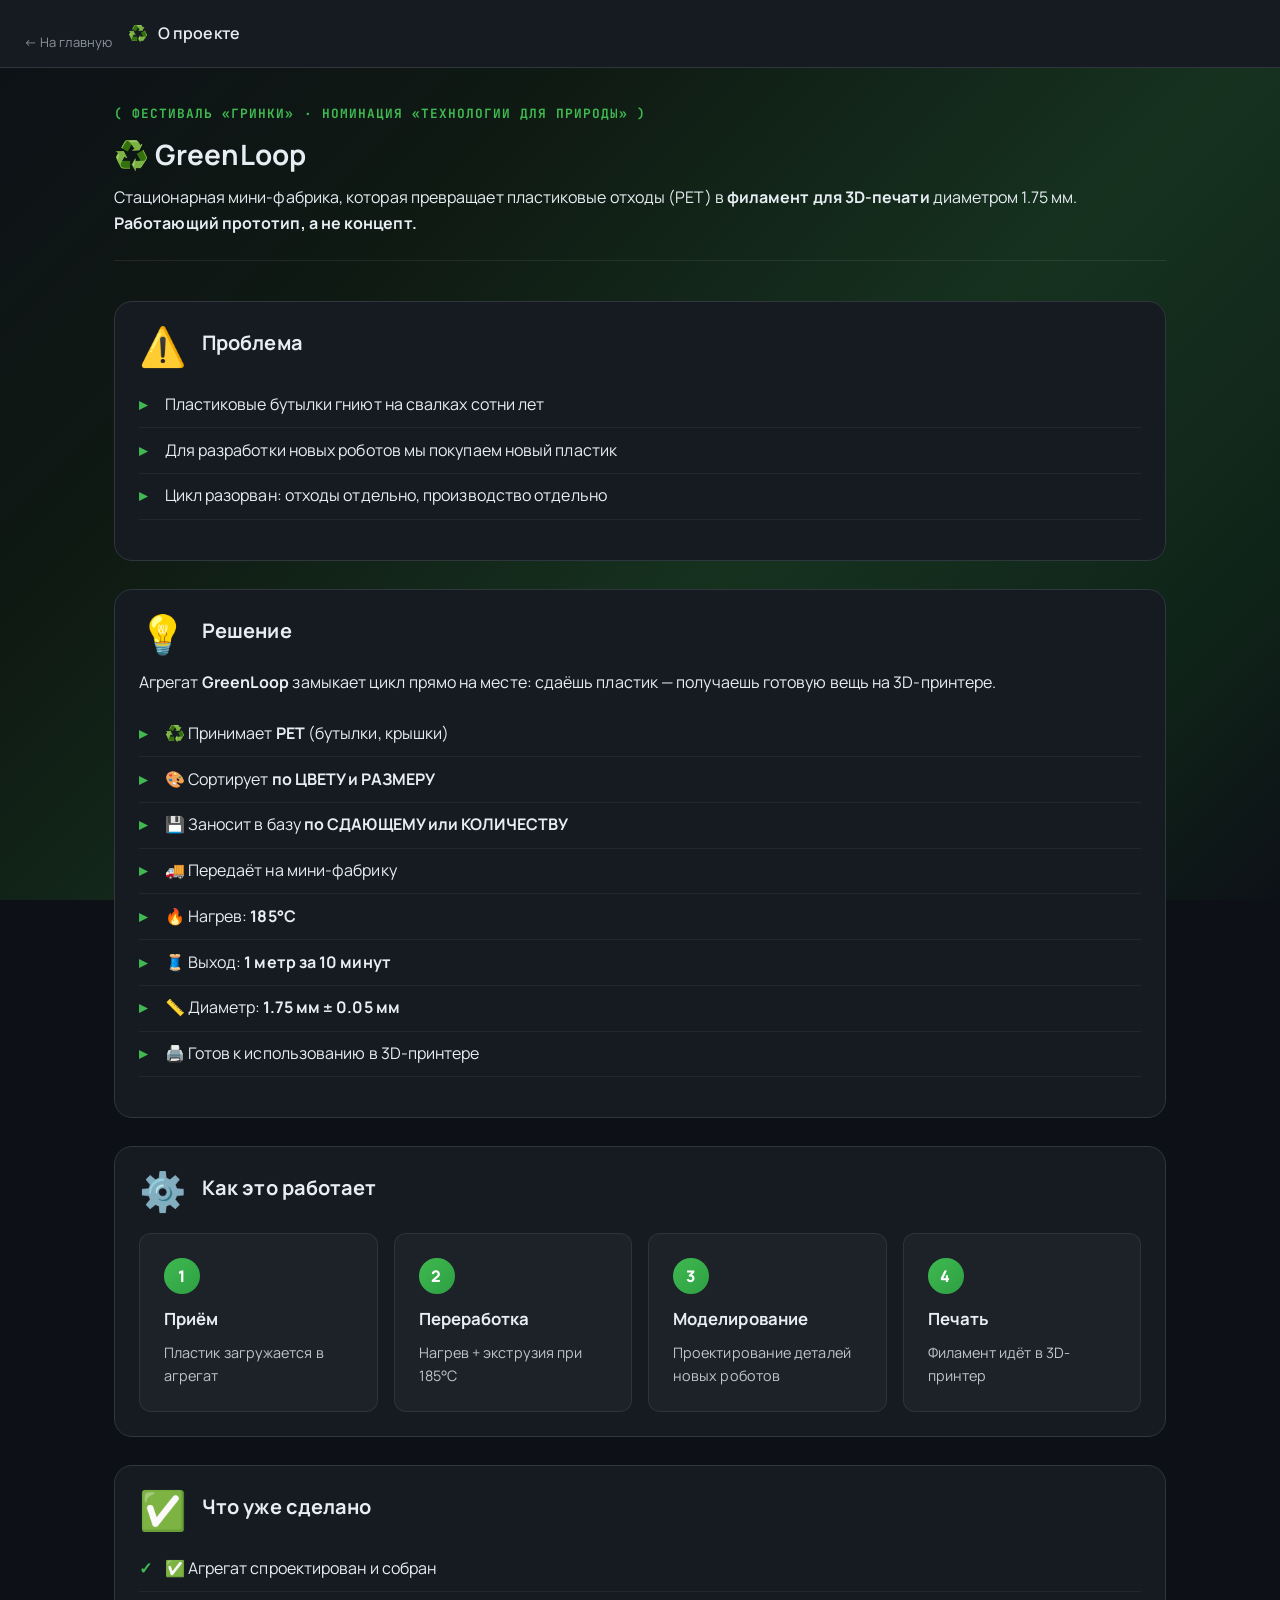
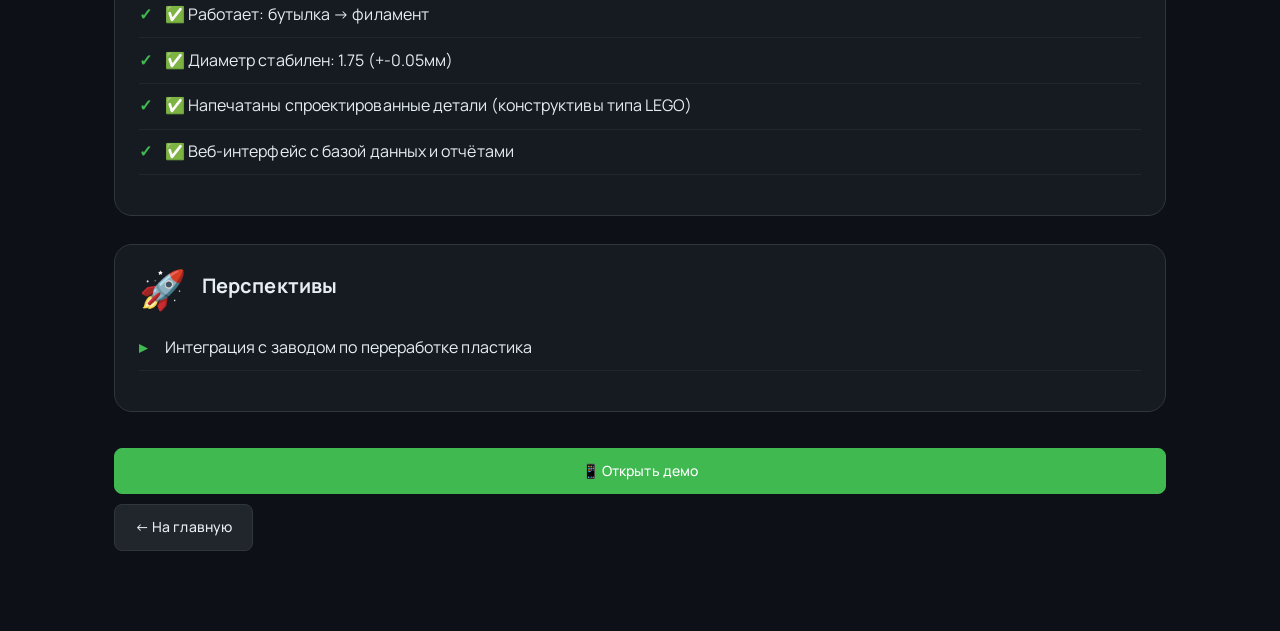
<file: docs/about.html>
<!DOCTYPE html>
<html lang="ru">
<head>
  <meta charset="UTF-8">
  <meta name="viewport" content="width=device-width, initial-scale=1.0">
  <title>GreenLoop · Мини-фабрика филамента</title>
  <link rel="icon" href="data:image/svg+xml,<svg xmlns='http://www.w3.org/2000/svg' viewBox='0 0 100 100'><text y='.9em' font-size='90'>♻️</text></svg>">
  <link rel="preconnect" href="https://fonts.googleapis.com">
  <link rel="preconnect" href="https://fonts.gstatic.com" crossorigin>
  <link href="https://fonts.googleapis.com/css2?family=Manrope:wght@400;500;600;700;800&family=JetBrains+Mono:wght@400;500;600;700&display=swap" rel="stylesheet">
  <link rel="stylesheet" href="css/style.css">
  <link rel="stylesheet" href="css/redesign.css">
</head>
<body class="project-page">

  <header class="topbar">
    <a href="index.html" class="btn-back">← На главную</a>
    <div class="brand">
      <span class="logo-icon">♻️</span>
      <span>О проекте</span>
    </div>
  </header>

  <main class="project-main">

    <section class="about-hero">
      <div class="section-label">Фестиваль «Гринки» · Номинация «Технологии для природы»</div>
      <h1>♻️ GreenLoop</h1>
      <p class="lead">
        Стационарная мини-фабрика, которая превращает пластиковые отходы (PET)
        в <strong>филамент для 3D-печати</strong> диаметром 1.75 мм.
        <strong>Работающий прототип, а не концепт.</strong>
      </p>
    </section>

    <section class="project-block">
      <div class="project-block-header">
        <div class="project-block-icon">⚠️</div>
        <div><h2>Проблема</h2></div>
      </div>
      <ul class="about-list">
        <li>Пластиковые бутылки гниют на свалках сотни лет</li>
        <li>Для разработки новых роботов мы покупаем новый пластик</li>
        <li>Цикл разорван: отходы отдельно, производство отдельно</li>
      </ul>
    </section>

    <section class="project-block">
      <div class="project-block-header">
        <div class="project-block-icon">💡</div>
        <div><h2>Решение</h2></div>
      </div>
      <p>
        Агрегат <strong>GreenLoop</strong> замыкает цикл прямо на месте:
        сдаёшь пластик — получаешь готовую вещь на 3D-принтере.
      </p>
      <ul class="about-list">
        <li>♻️ Принимает <strong>PET</strong> (бутылки, крышки)</li>
        <li>🎨 Сортирует <strong>по ЦВЕТУ и РАЗМЕРУ</strong></li>
        <li>💾 Заносит в базу <strong>по СДАЮЩЕМУ или КОЛИЧЕСТВУ</strong></li>
        <li>🚚 Передаёт на мини-фабрику</li>
        <li>🔥 Нагрев: <strong>185°C</strong></li>
        <li>🧵 Выход: <strong>1 метр за 10 минут</strong></li>
        <li>📏 Диаметр: <strong>1.75 мм ± 0.05 мм</strong></li>
        <li>🖨️ Готов к использованию в 3D-принтере</li>
      </ul>
    </section>

    <section class="project-block">
      <div class="project-block-header">
        <div class="project-block-icon">⚙️</div>
        <div><h2>Как это работает</h2></div>
      </div>
      <div class="how-grid">
        <div class="how-card"><div class="how-num">1</div><h3>Приём</h3><p>Пластик загружается в агрегат</p></div>
        <div class="how-card"><div class="how-num">2</div><h3>Переработка</h3><p>Нагрев + экструзия при 185°C</p></div>
        <div class="how-card"><div class="how-num">3</div><h3>Моделирование</h3><p>Проектирование деталей новых роботов</p></div>
        <div class="how-card"><div class="how-num">4</div><h3>Печать</h3><p>Филамент идёт в 3D-принтер</p></div>
      </div>
    </section>

    <section class="project-block">
      <div class="project-block-header">
        <div class="project-block-icon">✅</div>
        <div><h2>Что уже сделано</h2></div>
      </div>
      <ul class="about-list about-list--done">
        <li>✅ Агрегат спроектирован и собран</li>
        <li>✅ Работает: бутылка → филамент</li>
        <li>✅ Диаметр стабилен: 1.75 (+-0.05мм)</li>
        <li>✅ Напечатаны спроектированные детали (конструктивы типа LEGO)</li>
        <li>✅ Веб-интерфейс с базой данных и отчётами</li>
      </ul>
    </section>

    <section class="project-block">
      <div class="project-block-header">
        <div class="project-block-icon">🚀</div>
        <div><h2>Перспективы</h2></div>
      </div>
      <ul class="about-list">
        <li>Интеграция с заводом по переработке пластика</li>
      </ul>
    </section>

    <div class="project-block-actions" style="margin-top: 2rem;">
      <a href="project-page.html?role=guest" class="btn btn-primary btn-lg">📱 Открыть демо</a>
      <a href="index.html" class="btn">← На главную</a>
    </div>

  </main>

</body>
</html>
</file>
<file: docs/css/style.css>
/* ============================================================
   ЭКО-ШКОЛА · mark_1
   Объединяет mark_0 (карточки, формы) + mark_1 (меню, разделы)
   ============================================================ */

* { box-sizing: border-box; margin: 0; padding: 0; }

:root {
  --bg:        #0d1117;
  --bg-2:      #161b22;
  --bg-3:      #21262d;
  --border:    #30363d;
  --text:      #e6edf3;
  --text-dim:  #8b949e;
  --accent:    #3fb950;  
  --accent-2:  #56d364;  
  --green:     #3fb950;
  --green-dim: #2ea043;
  --red:       #f85149;
  --yellow:    #d29922;
}

html { scroll-behavior: smooth; }

/* ============================================================
   ФОН: мобильный — чистый, десктоп — диагональный градиент
   ============================================================ */

body {
  /* Мобильный и планшеты — чистый чёрный (без багов) */
  background: var(--bg);
  color: var(--text);
  font-family: -apple-system, BlinkMacSystemFont, 'Segoe UI', Roboto, sans-serif;
  min-height: 100vh;
  line-height: 1.6;
  -webkit-font-smoothing: antialiased;
}

/* Десктоп: диагональный чёрно-зелёный градиент */
@media (min-width: 1024px) and (hover: hover) and (pointer: fine) {
  body {
    background:
      linear-gradient(135deg,
        #0d1117 0%,
        #0f1a13 30%,
        #16321f 60%,
        #0f2318 85%,
        #0d1117 100%),
      var(--bg);
    background-attachment: fixed;   /* на десктопе работает нормально */
    background-size: cover;
  }
}

a { color: var(--accent-2); text-decoration: none; transition: color 0.15s; }
a:hover { color: var(--accent); }

img { max-width: 100%; display: block; }

/* ============================================================
   СТРАНИЦА ВХОДА (login.html, register.html)
   ============================================================ */

.login-page {
  display: flex;
  align-items: center;
  justify-content: center;
  padding: 20px;
  min-height: 100vh;
  background:
    radial-gradient(circle at 20% 20%, rgba(63, 185, 80, 0.1), transparent 40%),
    radial-gradient(circle at 80% 80%, rgba(63, 185, 80, 0.08), transparent 40%),
    #0d1117;
}

.login-container {
  background: var(--bg-2);
  border: 1px solid var(--border);
  border-radius: 16px;
  padding: 36px 32px;
  max-width: 440px;
  width: 100%;
  box-shadow: 0 20px 60px rgba(0,0,0,0.5);
}

.logo-block { text-align: center; margin-bottom: 28px; }
.logo-block .logo { max-width: 80px; margin: 0 auto 12px; }
.logo-block h1 {
  font-size: 28px;
  color: var(--green);
  margin-bottom: 6px;
  letter-spacing: 0.5px;
  font-weight: 700;
}
.subtitle { color: var(--text-dim); font-size: 13px; }

.login-method { margin: 20px 0; }
.login-method h2 {
  font-size: 15px;
  margin-bottom: 10px;
  color: var(--text);
  font-weight: 600;
}
.login-method p {
  font-size: 13px;
  color: var(--text-dim);
  margin-bottom: 14px;
}

.qr-link { display: block; text-align: center; }
.qr-image {
  width: 180px;
  height: 180px;
  background: #fff;
  padding: 8px;
  border-radius: 12px;
  margin: 0 auto;
  transition: transform 0.2s, box-shadow 0.2s;
}
.qr-image:hover {
  transform: scale(1.04);
  box-shadow: 0 8px 24px rgba(47,129,247,0.3);
}

.hint {
  font-size: 11px;
  color: var(--text-dim);
  margin-top: 10px;
  text-align: center;
}

.divider {
  text-align: center;
  color: var(--text-dim);
  font-size: 12px;
  margin: 24px 0;
  position: relative;
}
.divider::before,
.divider::after {
  content: '';
  position: absolute;
  top: 50%;
  width: 42%;
  height: 1px;
  background: var(--border);
}
.divider::before { left: 0; }
.divider::after  { right: 0; }
.divider span {
  background: var(--bg-2);
  padding: 0 12px;
  position: relative;
  z-index: 1;
  text-transform: uppercase;
  letter-spacing: 1px;
}

form { display: flex; flex-direction: column; gap: 14px; }

.input-group { display: flex; flex-direction: column; gap: 5px; }
.input-group label {
  font-size: 12px;
  color: var(--text-dim);
  font-weight: 500;
  letter-spacing: 0.3px;
}

input[type=email],
input[type=password],
input[type=text] {
  background: var(--bg);
  border: 1px solid var(--border);
  color: var(--text);
  padding: 11px 14px;
  border-radius: 8px;
  font-size: 14px;
  outline: none;
  transition: border-color 0.15s, box-shadow 0.15s;
  font-family: inherit;
  width: 100%;
}
input:focus {
  border-color: var(--accent);
  box-shadow: 0 0 0 3px rgba(47,129,247,0.15);
}

input[type=color] {
  width: 100%;
  height: 42px;
  background: var(--bg);
  border: 1px solid var(--border);
  border-radius: 8px;
  padding: 4px;
  cursor: pointer;
}

button[type=submit],
.btn-primary {
  background: var(--accent);
  border: none;
  color: #fff;
  padding: 12px;
  border-radius: 8px;
  font-size: 14px;
  font-weight: 600;
  cursor: pointer;
  transition: background 0.15s, transform 0.1s;
  font-family: inherit;
  width: 100%;
  margin-top: 4px;
}
button[type=submit]:hover,
.btn-primary:hover { background: var(--accent-2); }
button[type=submit]:active,
.btn-primary:active { transform: scale(0.98); }

.error {
  color: var(--red);
  font-size: 13px;
  margin-top: 10px;
  min-height: 18px;
  text-align: center;
}

.footer-hint {
  text-align: center;
  font-size: 12px;
  color: var(--text-dim);
  margin-top: 24px;
  padding-top: 18px;
  border-top: 1px solid var(--border);
}
.footer-hint a { color: var(--accent-2); font-weight: 500; }

.btn-back {
  display: block;
  text-align: center;
  margin-top: 18px;
  color: var(--text-dim);
  font-size: 13px;
  text-decoration: none;
}
.btn-back:hover { color: var(--text); }

/* ============================================================
   ГЛАВНАЯ С МЕНЮ (index.html)
   ============================================================ */

.main-page {
  display: flex;
  min-height: 100vh;
}

/* ---------- Боковое меню ---------- */
.sidebar {
  position: fixed;
  top: 0;
  left: 0;
  width: 260px;
  height: 100vh;
  background: var(--bg-2);
  border-right: 1px solid var(--border);
  display: flex;
  flex-direction: column;
  transform: translateX(-100%);
  transition: transform 0.25s ease;
  z-index: 100;
}
.sidebar.open { transform: translateX(0); }

.sidebar-header {
  padding: 20px 22px;
  border-bottom: 1px solid var(--border);
  display: flex;
  align-items: center;
  gap: 10px;
  font-weight: 700;
  font-size: 17px;
  color: var(--green);
  text-decoration: none;
  transition: background 0.15s;
  cursor: pointer;
}
.sidebar-header:hover {
  background: var(--bg-3);
  color: var(--green);
  text-decoration: none;
}
.sidebar-header .logo-icon { font-size: 22px; }

.sidebar-nav {
  flex: 1;
  padding: 14px 0;
  overflow-y: auto;
}

.menu-group { margin-bottom: 4px; }

.menu-item {
  display: flex;
  justify-content: space-between;
  align-items: center;
  width: 100%;
  padding: 12px 22px;
  background: transparent;
  border: none;
  color: var(--text);
  font-size: 14px;
  text-align: left;
  cursor: pointer;
  transition: background 0.15s, color 0.15s;
  font-family: inherit;
  font-weight: 500;
}
.menu-item:hover { background: var(--bg-3); }
.menu-item.active {
  background: rgba(47,129,247,0.15);
  color: var(--accent-2);
  border-left: 3px solid var(--accent);
  padding-left: 19px;
}

.menu-item .arrow {
  font-size: 11px;
  color: var(--text-dim);
  transition: transform 0.2s;
}

.submenu {
  max-height: 0;
  overflow: hidden;
  transition: max-height 0.3s ease;
  background: rgba(0,0,0,0.15);
}
.submenu.open { max-height: 200px; }

.submenu-item {
  display: block;
  padding: 10px 22px 10px 46px;
  color: var(--text-dim);
  font-size: 13px;
  text-decoration: none;
  transition: background 0.15s, color 0.15s;
  border-left: 3px solid transparent;
}
.submenu-item:hover {
  background: var(--bg-3);
  color: var(--text);
  border-left-color: var(--accent);
}

.sidebar-footer {
  padding: 16px 22px;
  border-top: 1px solid var(--border);
}
.admin-link {
  font-size: 13px;
  color: var(--text-dim);
  text-decoration: none;
  transition: color 0.15s;
}
.admin-link:hover { color: var(--accent-2); }

/* Затемнение */
.sidebar-overlay {
  position: fixed;
  inset: 0;
  background: rgba(0,0,0,0.6);
  opacity: 0;
  pointer-events: none;
  transition: opacity 0.25s;
  z-index: 99;
  backdrop-filter: blur(2px);
}
.sidebar-overlay.visible {
  opacity: 1;
  pointer-events: auto;
}

/* ---------- Основной контент ---------- */
.content {
  flex: 1;
  margin-left: 0;
  width: 100%;
  min-width: 0;
}

.topbar {
  display: flex;
  align-items: center;
  gap: 16px;
  padding: 14px 24px;
  background: var(--bg-2);
  border-bottom: 1px solid var(--border);
  position: sticky;
  top: 0;
  z-index: 50;
  backdrop-filter: blur(8px);
}

.burger {
  background: transparent;
  border: none;
  width: 32px;
  height: 26px;
  display: flex;
  flex-direction: column;
  justify-content: space-between;
  padding: 3px 0;
  cursor: pointer;
  flex-shrink: 0;
}
.burger span {
  display: block;
  height: 3px;
  background: var(--text);
  border-radius: 2px;
  transition: 0.2s;
}
.burger:hover span { background: var(--accent-2); }

.topbar-title {
  flex: 1;
  font-size: 15px;
  font-weight: 600;
  color: var(--text);
  white-space: nowrap;
  overflow: hidden;
  text-overflow: ellipsis;
}

.btn-login {
  background: var(--accent);
  color: #fff;
  padding: 8px 18px;
  border-radius: 8px;
  font-size: 13px;
  font-weight: 600;
  text-decoration: none;
  transition: background 0.15s;
}
.btn-login:hover { background: var(--accent-2); color: #fff; }

/* ---------- Область контента ---------- */
.content-area {
  padding: 28px 24px 80px;
  max-width: 880px;
  margin: 0 auto;
  width: 100%;
}

.loading {
  text-align: center;
  color: var(--text-dim);
  padding: 80px 0;
  font-size: 14px;
}

/* ============================================================
   СТРАНИЦЫ ВНУТРИ CONTENT-AREA
   ============================================================ */

.page h1 {
  font-size: 28px;
  margin-bottom: 12px;
  color: var(--text);
  font-weight: 700;
}
.page h2 {
  font-size: 20px;
  margin: 32px 0 14px;
  color: var(--accent-2);
  font-weight: 600;
}
.page h3 { font-size: 16px; margin: 10px 0; font-weight: 600; }
.page h4 {
  font-size: 12px;
  margin: 16px 0 8px;
  color: var(--text-dim);
  text-transform: uppercase;
  letter-spacing: 1px;
  font-weight: 600;
}
.page p {
  color: var(--text);
  line-height: 1.7;
  margin: 10px 0;
  font-size: 15px;
}
.page .lead {
  color: var(--text-dim);
  font-size: 16px;
  margin-bottom: 28px;
}

/* Hero */
.hero {
  background:
    linear-gradient(135deg, rgba(63,185,80,0.12), rgba(47,129,247,0.08)),
    var(--bg-2);
  border: 1px solid var(--green-dim);
  border-radius: 16px;
  padding: 32px 28px;
  margin-bottom: 36px;
  position: relative;
  overflow: hidden;
}
.hero::before {
  content: '';
  position: absolute;
  top: -50%;
  right: -20%;
  width: 300px;
  height: 300px;
  background: radial-gradient(circle, rgba(63,185,80,0.15), transparent 70%);
  pointer-events: none;
}
.hero h1 { color: var(--green); margin-bottom: 10px; font-size: 30px; position: relative; }
.hero .lead { font-size: 16px; color: var(--text); margin-bottom: 22px; position: relative; }
.hero-actions { display: flex; gap: 12px; flex-wrap: wrap; position: relative; }

/* Кнопки */
.btn {
  display: inline-block;
  background: var(--bg-3);
  border: 1px solid var(--border);
  color: var(--text);
  padding: 11px 20px;
  border-radius: 8px;
  font-size: 14px;
  font-weight: 500;
  cursor: pointer;
  text-decoration: none;
  transition: background 0.15s, border-color 0.15s, transform 0.1s;
  font-family: inherit;
  text-align: center;
}
.btn:hover { background: var(--bg-2); border-color: var(--accent); color: var(--text); }
.btn:active { transform: scale(0.98); }
.btn-primary { background: var(--accent); border-color: var(--accent); color: #fff; }
.btn-primary:hover { background: var(--accent-2); border-color: var(--accent-2); color: #fff; }

/* Новости */
.news-section { margin-bottom: 36px; }

.news-grid {
  display: grid;
  grid-template-columns: repeat(auto-fit, minmax(260px, 1fr));
  gap: 18px;
}

.news-card {
  background: var(--bg-2);
  border: 1px solid var(--border);
  border-radius: 14px;
  padding: 22px;
  transition: border-color 0.2s, transform 0.2s, box-shadow 0.2s;
  display: flex;
  flex-direction: column;
}
.news-card:hover {
  border-color: var(--accent);
  transform: translateY(-3px);
  box-shadow: 0 8px 24px rgba(0,0,0,0.3);
}
.news-date {
  font-size: 11px;
  color: var(--text-dim);
  margin-bottom: 8px;
  text-transform: uppercase;
  letter-spacing: 1px;
  font-weight: 600;
}
.news-card h3 {
  font-size: 16px;
  margin-bottom: 10px;
  line-height: 1.4;
  color: var(--text);
}
.news-card p {
  font-size: 13px;
  color: var(--text-dim);
  line-height: 1.6;
  flex: 1;
  margin: 0;
}
.news-tag {
  display: inline-block;
  background: rgba(47,129,247,0.15);
  color: var(--accent-2);
  padding: 3px 10px;
  border-radius: 6px;
  font-size: 11px;
  margin-top: 14px;
  font-weight: 500;
  align-self: flex-start;
}

/* Команда */
.team-section { margin-bottom: 36px; }

.team-grid {
  display: grid;
  grid-template-columns: repeat(auto-fit, minmax(160px, 1fr));
  gap: 16px;
}
.team-card {
  background: var(--bg-2);
  border: 1px solid var(--border);
  border-radius: 14px;
  padding: 22px 16px;
  text-align: center;
  transition: border-color 0.2s, transform 0.2s;
}
.team-card:hover { border-color: var(--green); transform: translateY(-2px); }
.team-avatar { font-size: 46px; margin-bottom: 10px; line-height: 1; }
.team-name { font-weight: 600; font-size: 14px; margin-bottom: 4px; }
.team-role { font-size: 12px; color: var(--text-dim); line-height: 1.4; }

/* Прогресс */
.progress-section { margin-bottom: 36px; }
.progress-list {
  list-style: none;
  padding: 0;
  background: var(--bg-2);
  border: 1px solid var(--border);
  border-radius: 14px;
  overflow: hidden;
}
.progress-list li {
  padding: 14px 20px;
  border-bottom: 1px solid var(--border);
  font-size: 14px;
}
.progress-list li:last-child { border-bottom: none; }
.progress-list li.done { color: var(--green); }
.progress-list li.doing { color: var(--yellow); }
.progress-list li.planned { color: var(--text-dim); }

/* Направления */
.directions-grid {
  display: grid;
  grid-template-columns: repeat(auto-fit, minmax(280px, 1fr));
  gap: 18px;
}
.direction-card {
  background: var(--bg-2);
  border: 1px solid var(--border);
  border-radius: 14px;
  padding: 24px;
  transition: border-color 0.2s, transform 0.2s;
}
.direction-card:hover { border-color: var(--green); transform: translateY(-2px); }
.direction-icon { font-size: 36px; margin-bottom: 12px; display: block; }
.direction-card h2 { font-size: 18px; margin: 0 0 10px; color: var(--text); }
.direction-card p { font-size: 13px; color: var(--text-dim); }
.direction-card ul { padding-left: 20px; margin: 8px 0 0; }
.direction-card li { font-size: 13px; color: var(--text-dim); margin: 5px 0; line-height: 1.5; }

/* Акции */
.actions-list { display: flex; flex-direction: column; gap: 18px; margin-bottom: 32px; }
.action-card {
  background: var(--bg-2);
  border: 1px solid var(--border);
  border-radius: 14px;
  padding: 24px;
  transition: border-color 0.2s;
}
.action-card:hover { border-color: var(--green); }

.action-header {
  display: flex;
  align-items: center;
  gap: 16px;
  margin-bottom: 14px;
}
.action-icon { font-size: 38px; line-height: 1; flex-shrink: 0; }
.action-header h2 { margin: 0 0 4px; font-size: 18px; color: var(--text); }
.action-date {
  font-size: 12px;
  color: var(--text-dim);
  text-transform: uppercase;
  letter-spacing: 0.5px;
}
.action-card p { font-size: 14px; line-height: 1.6; }
.action-stats {
  display: flex;
  gap: 18px;
  margin-top: 14px;
  font-size: 13px;
  color: var(--text-dim);
  padding-top: 14px;
  border-top: 1px solid var(--border);
  flex-wrap: wrap;
}

.cta-section {
  background:
    linear-gradient(135deg, rgba(63,185,80,0.1), rgba(47,129,247,0.05)),
    var(--bg-2);
  border: 1px solid var(--green-dim);
  border-radius: 14px;
  padding: 26px;
  margin-top: 24px;
}
.cta-section h2 { margin-top: 0; }

/* Блог */
.blog-feed { display: flex; flex-direction: column; gap: 18px; margin-bottom: 32px; }
.blog-post {
  background: var(--bg-2);
  border: 1px solid var(--border);
  border-radius: 14px;
  padding: 24px;
  transition: border-color 0.2s;
}
.blog-post:hover { border-color: var(--accent); }

.post-meta { display: flex; gap: 14px; font-size: 12px; color: var(--text-dim); margin-bottom: 10px; flex-wrap: wrap; }
.post-author { color: var(--accent-2); font-weight: 600; }
.blog-post h2 { font-size: 19px; margin: 0 0 12px; color: var(--text); line-height: 1.4; }
.blog-post p { font-size: 14px; line-height: 1.65; }

.post-tags { display: flex; gap: 6px; margin-top: 14px; flex-wrap: wrap; }
.post-tags span {
  font-size: 11px;
  color: var(--accent-2);
  background: rgba(47,129,247,0.12);
  padding: 3px 10px;
  border-radius: 6px;
  font-weight: 500;
}

/* Форма отзыва */
.review-section {
  background: var(--bg-2);
  border: 1px solid var(--border);
  border-radius: 14px;
  padding: 26px;
  margin-top: 24px;
}
.review-section h2 { margin-top: 0; }

.review-form { display: flex; flex-direction: column; gap: 16px; margin-top: 18px; }
.review-form textarea {
  background: var(--bg);
  border: 1px solid var(--border);
  color: var(--text);
  padding: 12px 14px;
  border-radius: 8px;
  font-size: 14px;
  outline: none;
  font-family: inherit;
  resize: vertical;
  transition: border-color 0.15s, box-shadow 0.15s;
  width: 100%;
  min-height: 100px;
}
.review-form textarea:focus {
  border-color: var(--accent);
  box-shadow: 0 0 0 3px rgba(47,129,247,0.15);
}

.review-status {
  margin-top: 14px;
  font-size: 13px;
  color: var(--text-dim);
  min-height: 18px;
  text-align: center;
}
.review-status.success { color: var(--green); font-weight: 600; }

/* Ошибка страницы */
.error-page { text-align: center; padding: 80px 20px; color: var(--text-dim); }
.error-page h2 { color: var(--red); margin-bottom: 12px; }

/* ============================================================
   СТАРЫЕ СТРАНИЦЫ (dashboard, database, fpv)
   ============================================================ */

.dashboard-main,
.database-main,
.fpv-main {
  max-width: 1100px;
  margin: 0 auto;
  padding: 32px 24px 80px;
}
.dashboard-main h1,
.database-main h1 { font-size: 24px; margin-bottom: 8px; }
.dashboard-main .subtitle { margin-bottom: 28px; }

.cards {
  display: grid;
  grid-template-columns: repeat(auto-fit, minmax(260px, 1fr));
  gap: 18px;
  margin-bottom: 28px;
}

.card {
  display: block;
  background: var(--bg-2);
  border: 1px solid var(--border);
  border-radius: 14px;
  padding: 24px;
  text-decoration: none;
  color: var(--text);
  transition: transform 0.15s, border-color 0.15s, box-shadow 0.2s;
}
.card:hover {
  transform: translateY(-3px);
  border-color: var(--accent);
  box-shadow: 0 8px 24px rgba(0,0,0,0.3);
  text-decoration: none;
  color: var(--text);
}
.card-icon { font-size: 38px; margin-bottom: 12px; }
.card h2 { font-size: 18px; margin-bottom: 6px; color: var(--text); }
.card-title { color: var(--green); font-weight: 600; font-size: 14px; margin-bottom: 10px; }
.card-desc { color: var(--text-dim); font-size: 13px; line-height: 1.5; }
.read-only {
  display: inline-block;
  background: var(--bg-3);
  color: var(--yellow);
  padding: 3px 10px;
  border-radius: 6px;
  font-size: 11px;
  margin-top: 10px;
  font-weight: 500;
}

.admin-panel {
  background: linear-gradient(135deg, rgba(63,185,80,0.1), rgba(47,129,247,0.05)), var(--bg-2);
  border: 1px solid var(--green);
  border-radius: 14px;
  padding: 24px;
  margin-top: 24px;
}
.admin-panel h2 { margin-bottom: 12px; color: var(--green); }
.admin-panel ul { padding-left: 22px; }
.admin-panel li { margin: 8px 0; color: var(--text-dim); font-size: 14px; }

.brand {
  display: flex;
  align-items: center;
  gap: 10px;
  font-weight: 600;
  font-size: 16px;
}
.user-info {
  display: flex;
  align-items: center;
  gap: 14px;
  font-size: 14px;
  margin-left: auto;
}
.btn-logout {
  background: transparent;
  border: 1px solid var(--border);
  color: var(--text);
  padding: 7px 14px;
  border-radius: 8px;
  cursor: pointer;
  font-size: 13px;
  font-family: inherit;
  transition: background 0.15s;
}
.btn-logout:hover { background: var(--bg-3); }
.role-badge { font-size: 13px; color: var(--text-dim); }

.toolbar { display: flex; gap: 10px; margin: 20px 0; flex-wrap: wrap; }
.toolbar input { flex: 1; min-width: 200px; }

.status { font-size: 13px; color: var(--text-dim); margin-bottom: 16px; }

.data-table {
  width: 100%;
  border-collapse: collapse;
  background: var(--bg-2);
  border: 1px solid var(--border);
  border-radius: 12px;
  overflow: hidden;
}
.data-table th,
.data-table td {
  padding: 12px 16px;
  text-align: left;
  border-bottom: 1px solid var(--border);
  font-size: 14px;
}
.data-table th {
  background: var(--bg-3);
  font-weight: 600;
  font-size: 12px;
  color: var(--text-dim);
  text-transform: uppercase;
  letter-spacing: 0.5px;
}
.data-table tr:last-child td { border-bottom: none; }
.data-table tr:hover td { background: rgba(47,129,247,0.05); }

.status-badge {
  display: inline-block;
  padding: 3px 10px;
  border-radius: 10px;
  font-size: 12px;
  background: rgba(63,185,80,0.15);
  color: var(--green);
  font-weight: 500;
}
.empty { text-align: center; color: var(--text-dim); padding: 40px; }

.btn-sm { padding: 5px 10px; font-size: 12px; border-radius: 6px; }
.btn-danger { background: var(--red); border-color: var(--red); color: #fff; }
.btn-danger:hover { background: #ff6b63; border-color: #ff6b63; }

.video-container {
  position: relative;
  background: #000;
  border-radius: 14px;
  overflow: hidden;
  aspect-ratio: 16 / 9;
  margin-bottom: 16px;
  border: 1px solid var(--border);
}
.stream { width: 100%; height: 100%; object-fit: contain; display: block; }
.video-overlay {
  position: absolute;
  inset: 0;
  display: flex;
  align-items: center;
  justify-content: center;
  background: rgba(0,0,0,0.75);
  color: #fff;
  font-size: 14px;
  text-align: center;
  padding: 20px;
  white-space: pre-line;
}

.fpv-toolbar { display: flex; gap: 10px; align-items: center; margin-bottom: 20px; flex-wrap: wrap; }
.fps-info { color: var(--text-dim); font-size: 13px; margin-left: auto; }

.servo-controls {
  background: var(--bg-2);
  border: 1px solid var(--border);
  border-radius: 14px;
  padding: 20px;
  margin-top: 20px;
}
.servo-controls h3 { margin-bottom: 16px; font-size: 15px; }
.servo-controls .row { display: flex; align-items: center; gap: 14px; margin-bottom: 12px; }
.servo-controls label { width: 60px; font-size: 13px; color: var(--accent-2); font-weight: 500; }
.servo-controls input[type=range] { flex: 1; accent-color: var(--accent); }
.servo-controls span { width: 50px; text-align: right; font-size: 13px; color: var(--text-dim); }

/* ============================================================
   АДАПТИВНОСТЬ
   ============================================================ */

@media (max-width: 900px) {
  .sidebar { width: 280px; }
  .content-area { padding: 22px 16px 60px; }
  .topbar { padding: 12px 16px; }
  .page h1 { font-size: 24px; }
  .hero { padding: 26px 22px; }
  .hero h1 { font-size: 24px; }
  .login-container { padding: 28px 22px; }
  .logo-block h1 { font-size: 24px; }
  .dashboard-main,
  .database-main,
  .fpv-main { padding: 22px 16px 60px; }
}

@media (min-width: 1024px) {
  /* Меню скрыто, выезжает при клике на бургер */
  .sidebar {
    transform: translateX(-100%);
    transition: transform 0.35s cubic-bezier(0.16, 1, 0.3, 1);
    box-shadow: 4px 0 30px rgba(0,0,0,0.35);
  }
  .sidebar.open {
    transform: translateX(0);
  }

  /* Контент плавно сдвигается вправо */
  .content {
    margin-left: 0;
    transition: margin-left 0.35s cubic-bezier(0.16, 1, 0.3, 1);
  }
  body.menu-open .content {
    margin-left: 260px;
  }

  /* Бургер показываем */
  .burger { display: flex; }

  /* Overlay на десктопе полностью отключаем */
  .sidebar-overlay {
    display: none !important;
    background: transparent !important;
    opacity: 0 !important;
    pointer-events: none !important;
  }
  .sidebar-overlay.visible {
    display: none !important;
    opacity: 0 !important;
  }
}

/* ============================================================
   Раскрывающиеся карточки направлений
   ============================================================ */

details.direction-card {
  background: var(--bg-2);
  border: 1px solid var(--border);
  border-radius: 14px;
  overflow: hidden;
  transition: border-color 0.2s;
}
details.direction-card[open] {
  border-color: var(--green);
}
details.direction-card:hover {
  border-color: var(--green);
}

.direction-summary {
  display: block;
  padding: 22px 24px;
  cursor: pointer;
  list-style: none;
  position: relative;
  transition: background 0.15s;
  user-select: none;
}
.direction-summary::-webkit-details-marker { display: none; }
.direction-summary::marker { display: none; }
.direction-summary:hover {
  background: rgba(63, 185, 80, 0.05);
}

.direction-summary .direction-icon {
  display: inline-flex;
  align-items: center;
  justify-content: center;
  width: 56px;
  height: 56px;
  font-size: 30px;
  line-height: 1;
  margin: 0 0 16px;                       /* ← больше отступ */
  background: rgba(63, 185, 80, 0.2);     /* ← ярче фон */
  border: 2px solid var(--green);
  border-radius: 14px;
  transition: background 0.2s, transform 0.2s;
  position: relative;
  z-index: 2;                             /* ← поверх текста */
}

.direction-summary:hover .direction-icon {
  background: rgba(63, 185, 80, 0.3);
  transform: scale(1.08);
}
.direction-summary:hover .direction-icon {
  background: rgba(63, 185, 80, 0.25);
  transform: scale(1.05);
}

.direction-summary h2 {
  font-size: 17px;
  margin: 0 0 8px;                        /* ← чуть больше отступ */
  color: #ffffff;
  padding-right: 30px;
  line-height: 1.4;                       /* ← больше межстрочный */
  font-weight: 700;
  letter-spacing: 0.3px;
  text-shadow: 0 1px 3px rgba(0, 0, 0, 0.5);   /* ← тень сильнее */
  position: relative;
  z-index: 1;
}

.direction-brief {
  font-size: 13px;
  color: var(--text);
  opacity: 0.75;
  margin: 0;
  line-height: 1.5;
  padding-right: 30px;
}

.expand-arrow {
  position: absolute;
  top: 24px;
  right: 22px;
  font-size: 14px;
  color: var(--text-dim);
  transition: transform 0.25s;
  pointer-events: none;
}
details[open] .expand-arrow {
  transform: rotate(90deg);
  color: var(--green);
}

.direction-content {
  padding: 0 24px 22px;
  border-top: 1px solid var(--border);
  margin-top: 4px;
  padding-top: 18px;
}

.direction-content h4 {
  font-size: 12px;
  margin: 16px 0 8px;
  color: var(--green);
  text-transform: uppercase;
  letter-spacing: 1px;
  font-weight: 700;
}
.direction-content h4:first-child { margin-top: 0; }

.direction-content p {
  font-size: 14px;
  color: var(--text);
  line-height: 1.65;
  margin: 10px 0;
}

.direction-content ul {
  padding-left: 20px;
  margin: 8px 0;
}
.direction-content li {
  font-size: 14px;
  color: var(--text);
  margin: 6px 0;
  line-height: 1.6;
}
.direction-content li strong {
  color: var(--green);
  font-weight: 600;
}

/* ============================================================
   Раскрывающиеся карточки акций
   ============================================================ */

details.action-card {
  background: var(--bg-2);
  border: 1px solid var(--border);
  border-radius: 14px;
  overflow: hidden;
  transition: border-color 0.2s;
}
details.action-card[open] {
  border-color: var(--green);
}
details.action-card:hover {
  border-color: var(--green);
}

.action-summary {
  display: flex;
  align-items: center;
  gap: 16px;
  padding: 22px 24px;
  cursor: pointer;
  list-style: none;
  position: relative;
  transition: background 0.15s;
  user-select: none;
}
.action-summary::-webkit-details-marker { display: none; }
.action-summary::marker { display: none; }
.action-summary:hover {
  background: rgba(63, 185, 80, 0.05);
}

.action-title-block { flex: 1; }
.action-title-block h2 {
  font-size: 17px;
  margin: 0 0 4px;
  color: var(--text);
}
.action-date {
  font-size: 12px;
  color: var(--text-dim);
  text-transform: uppercase;
  letter-spacing: 0.5px;
}

.action-content {
  padding: 0 24px 22px 84px;
  border-top: 1px solid var(--border);
  margin-top: 4px;
  padding-top: 18px;
}
.action-content p {
  font-size: 14px;
  line-height: 1.65;
  margin: 10px 0;
}
.action-content .action-stats {
  display: flex;
  gap: 18px;
  margin-top: 14px;
  font-size: 13px;
  color: var(--text-dim);
  padding-top: 14px;
  border-top: 1px solid var(--border);
  flex-wrap: wrap;
}

@media (max-width: 600px) {
  .action-content { padding-left: 24px; }
}

/* ============================================================
   Раскрывающиеся посты блога
   ============================================================ */

details.blog-post {
  background: var(--bg-2);
  border: 1px solid var(--border);
  border-radius: 14px;
  overflow: hidden;
  transition: border-color 0.2s;
}
details.blog-post[open] {
  border-color: var(--green);
}
details.blog-post:hover {
  border-color: var(--green);
}

.post-summary {
  padding: 22px 24px;
  cursor: pointer;
  list-style: none;
  position: relative;
  transition: background 0.15s;
  user-select: none;
}
.post-summary::-webkit-details-marker { display: none; }
.post-summary::marker { display: none; }
.post-summary:hover {
  background: rgba(63, 185, 80, 0.05);
}

.post-summary .post-meta {
  display: flex;
  gap: 14px;
  font-size: 12px;
  color: var(--text-dim);
  margin-bottom: 8px;
  flex-wrap: wrap;
}
.post-summary .post-author {
  color: var(--green);
  font-weight: 600;
}

.post-summary h2 {
  font-size: 18px;
  margin: 0 0 8px;
  color: var(--text);
  line-height: 1.4;
  padding-right: 30px;
}

.post-brief {
  font-size: 13px;
  color: var(--text-dim);
  margin: 0;
  line-height: 1.5;
  padding-right: 30px;
}

.post-content {
  padding: 18px 24px 22px;
  border-top: 1px solid var(--border);
  margin-top: 4px;
}
.post-content p {
  font-size: 14px;
  line-height: 1.7;
  margin: 12px 0;
  color: var(--text);
}
.post-content h4 {
  font-size: 12px;
  margin: 16px 0 8px;
  color: var(--green);
  text-transform: uppercase;
  letter-spacing: 1px;
  font-weight: 600;
}
.post-content ul {
  padding-left: 20px;
  margin: 8px 0;
}
.post-content li {
  font-size: 14px;
  color: var(--text);
  margin: 6px 0;
  line-height: 1.55;
}
.post-content .post-tags {
  display: flex;
  gap: 6px;
  margin-top: 16px;
  flex-wrap: wrap;
}
.post-content .post-tags span {
  font-size: 11px;
  color: var(--green);
  background: rgba(63, 185, 80, 0.12);
  padding: 3px 10px;
  border-radius: 6px;
  font-weight: 500;
}

/* Стрелка раскрытия — общая для всех details */
.expand-arrow {
  position: absolute;
  top: 26px;
  right: 22px;
  font-size: 14px;
  color: var(--text-dim);
  transition: transform 0.25s;
  pointer-events: none;
}
details[open] .expand-arrow {
  transform: rotate(90deg);
  color: var(--green);
}

/* ============================================================
   АНИМАЦИИ ПОЯВЛЕНИЯ ПРИ СКРОЛЛЕ
   ============================================================ */

/* ---------- Начальное состояние ---------- */
.animate-on-scroll {
  opacity: 0;
  transform: translateY(30px);
  transition: opacity 0.7s ease, transform 0.7s cubic-bezier(0.16, 1, 0.3, 1);
  will-change: opacity, transform;
}

/* ---------- Видимое состояние ---------- */
.animate-on-scroll.visible {
  opacity: 1;
  transform: translateY(0);
}

/* ---------- Задержки (каскад) ---------- */
.animate-on-scroll.delay-1 { transition-delay: 0.1s; }
.animate-on-scroll.delay-2 { transition-delay: 0.2s; }
.animate-on-scroll.delay-3 { transition-delay: 0.3s; }
.animate-on-scroll.delay-4 { transition-delay: 0.4s; }
.animate-on-scroll.delay-5 { transition-delay: 0.5s; }
.animate-on-scroll.delay-6 { transition-delay: 0.6s; }

/* ---------- Дополнительные эффекты ---------- */

/* Плавное появление слева */
.animate-on-scroll.slide-left {
  transform: translateX(-40px);
}
.animate-on-scroll.slide-left.visible {
  transform: translateX(0);
}

/* Плавное появление справа */
.animate-on-scroll.slide-right {
  transform: translateX(40px);
}
.animate-on-scroll.slide-right.visible {
  transform: translateX(0);
}

/* Плавное увеличение */
.animate-on-scroll.zoom-in {
  transform: scale(0.9);
}
.animate-on-scroll.zoom-in.visible {
  transform: scale(1);
}

/* ---------- Hero: специальная анимация ---------- */
.hero {
  opacity: 0;
  transform: translateY(20px);
  transition: opacity 0.8s ease, transform 0.8s cubic-bezier(0.16, 1, 0.3, 1);
}
.hero.visible {
  opacity: 1;
  transform: translateY(0);
}

/* ---------- Уважение к системным настройкам ---------- */
/* Если у пользователя включено "уменьшить движение" — отключаем анимации */
@media (prefers-reduced-motion: reduce) {
  .animate-on-scroll,
  .hero {
    opacity: 1 !important;
    transform: none !important;
    transition: none !important;
  }
}

/* ---------- Плавное появление всей страницы ---------- */
@keyframes pageFadeIn {
  from {
    opacity: 0;
    transform: translateY(10px);
  }
  to {
    opacity: 1;
    transform: translateY(0);
  }
}

.content-area {
  animation: pageFadeIn 0.4s ease-out;
}

/* ---------- Пульсация иконки логотипа ---------- */
@keyframes logoPulse {
  0%, 100% { transform: scale(1); }
  50%      { transform: scale(1.1); }
}

.sidebar-header .logo-icon {
  animation: logoPulse 4s ease-in-out infinite;
  display: inline-block;
}

/* ---------- Эффект наведения на карточки (лёгкий) ---------- */
.news-card,
.team-card,
.direction-card,
.action-card,
.blog-post {
  transition:
    border-color 0.2s,
    transform 0.2s,
    box-shadow 0.2s,
    background 0.2s;
}

/* Плавное раскрытие details */
details .direction-content,
details .action-content,
details .post-content {
  animation: expandContent 0.3s ease-out;
}

@keyframes expandContent {
  from {
    opacity: 0;
    transform: translateY(-5px);
  }
  to {
    opacity: 1;
    transform: translateY(0);
  }
}

/* Стрелка плавно поворачивается */
.expand-arrow {
  transition: transform 0.25s ease;
}


/* ============================================================
   РАСШИРЕННЫЕ АНИМАЦИИ — для всех блоков
   ============================================================ */

/* ---------- Гарантируем, что все animated-элементы невидимы изначально ---------- */
.animate-on-scroll {
  opacity: 0;
  transform: translateY(30px);
  transition:
    opacity 0.7s cubic-bezier(0.16, 1, 0.3, 1),
    transform 0.7s cubic-bezier(0.16, 1, 0.3, 1);
  will-change: opacity, transform;
}

.animate-on-scroll.visible {
  opacity: 1;
  transform: translateY(0);
  will-change: auto;
}

/* ---------- Внутри раскрытых карточек: элементы появляются с меньшим сдвигом ---------- */
.direction-content > .animate-on-scroll,
.action-content > .animate-on-scroll,
.post-content > .animate-on-scroll {
  transform: translateY(15px);
}

.direction-content > .animate-on-scroll.visible,
.action-content > .animate-on-scroll.visible,
.post-content > .animate-on-scroll.visible {
  transform: translateY(0);
}

/* ---------- Формы: input-group появляются со сдвигом вправо ---------- */
.input-group.animate-on-scroll {
  transform: translateX(-20px);
}
.input-group.animate-on-scroll.visible {
  transform: translateX(0);
}

/* ---------- Кнопки: чуть увеличиваются ---------- */
.hero-actions .btn.animate-on-scroll {
  transform: scale(0.95);
}
.hero-actions .btn.animate-on-scroll.visible {
  transform: scale(1);
}

/* ---------- Заголовки: появляются сверху вниз ---------- */
.page h1.animate-on-scroll,
.page h2.animate-on-scroll,
.page h3.animate-on-scroll,
.page h4.animate-on-scroll,
.page > .lead.animate-on-scroll {
  transform: translateY(20px);
}
.page h1.animate-on-scroll.visible,
.page h2.animate-on-scroll.visible,
.page h3.animate-on-scroll.visible,
.page h4.animate-on-scroll.visible,
.page > .lead.animate-on-scroll.visible {
  transform: translateY(0);
}

/* ---------- `summary` в details — без transform, чтобы не ломать раскрытие ---------- */
details.direction-card > summary.animate-on-scroll,
details.action-card > summary.animate-on-scroll,
details.blog-post > summary.animate-on-scroll {
  transform: translateY(15px);
}
details.direction-card > summary.animate-on-scroll.visible,
details.action-card > summary.animate-on-scroll.visible,
details.blog-post > summary.animate-on-scroll.visible {
  transform: translateY(0);
}

/* ---------- Уважение к настройкам пользователя ---------- */
@media (prefers-reduced-motion: reduce) {
  .animate-on-scroll,
  .animate-on-scroll.visible,
  .hero {
    opacity: 1 !important;
    transform: none !important;
    transition: none !important;
  }
}

/* ============================================================
   ФУТЕР
   ============================================================ */

.footer {
  background: var(--bg-2);
  border-top: 1px solid var(--border);
  padding: 32px 24px 20px;
  margin-top: 40px;
}

.footer-content {
  display: grid;
  grid-template-columns: repeat(auto-fit, minmax(200px, 1fr));
  gap: 28px;
  max-width: 880px;
  margin: 0 auto 24px;
}

.footer-col h4 {
  font-size: 12px;
  color: var(--text-dim);
  text-transform: uppercase;
  letter-spacing: 1px;
  font-weight: 600;
  margin: 0 0 12px;
}

.footer-col p {
  font-size: 13px;
  color: var(--text-dim);
  margin: 6px 0;
  line-height: 1.5;
}

.footer-col a {
  color: var(--text-dim);
  text-decoration: none;
  transition: color 0.15s;
}
.footer-col a:hover { color: var(--green); }

.footer-brand {
  display: flex;
  align-items: center;
  gap: 8px;
  font-size: 16px;
  font-weight: 700;
  color: var(--green);
  margin-bottom: 10px;
}
.footer-logo { font-size: 20px; }

.footer-desc {
  font-size: 13px;
  color: var(--text-dim);
  line-height: 1.5;
  max-width: 280px;
}

.footer-bottom {
  text-align: center;
  font-size: 12px;
  color: var(--text-dim);
  padding-top: 20px;
  border-top: 1px solid var(--border);
  max-width: 880px;
  margin: 0 auto;
}

@media (max-width: 600px) {
  .footer { padding: 24px 16px 16px; }
  .footer-content { gap: 20px; }
}

/* ============================================================
   АНИМАЦИИ ПРИ СКРОЛЛЕ
   ============================================================ */

.animate-on-scroll {
  opacity: 0;
  transform: translateY(24px);
  transition: opacity 0.6s ease, transform 0.6s ease;
}

.animate-on-scroll.visible {
  opacity: 1;
  transform: translateY(0);
}

/* Карточки с задержкой */
.news-card.animate-on-scroll,
.team-card.animate-on-scroll,
.stat-card.animate-on-scroll,
.how-step.animate-on-scroll,
.tech-card.animate-on-scroll,
.direction-card.animate-on-scroll,
.action-card.animate-on-scroll,
.blog-post.animate-on-scroll {
  will-change: opacity, transform;
}

/* Если пользователь предпочитает меньше движения — отключаем */
@media (prefers-reduced-motion: reduce) {
  .animate-on-scroll {
    opacity: 1;
    transform: none;
    transition: none;
  }
}

/* ============================================================
   HERO С КАРТИНКОЙ (split-layout) — компактный
   ============================================================ */

.hero-split {
  display: grid;
  grid-template-columns: 1fr auto;
  gap: 28px;
  align-items: center;
}

.hero-text { min-width: 0; }

.hero-visual {
  display: flex;
  align-items: center;
  justify-content: center;
}

.hero-image {
  max-width: 160px;              /* было 220px */
  max-height: 160px;
  object-fit: contain;
  filter: drop-shadow(0 8px 20px rgba(63, 185, 80, 0.25));
}

.hero-placeholder {
  font-size: 80px;               /* было 120px */
  line-height: 1;
  filter: drop-shadow(0 8px 20px rgba(63, 185, 80, 0.25));
  animation: float 3s ease-in-out infinite;
}

@keyframes float {
  0%, 100% { transform: translateY(0); }
  50%      { transform: translateY(-6px); }
}

/* Планшет / мобильный */
@media (max-width: 700px) {
  .hero-split {
    grid-template-columns: 1fr;
    gap: 16px;
    text-align: center;
  }
  .hero-visual { order: -1; }
  .hero-image { max-width: 100px; max-height: 100px; }  /* было 140px */
  .hero-placeholder { font-size: 56px; }                /* было 80px */
  .hero-actions { justify-content: center; }
}

/* Очень маленькие экраны */
@media (max-width: 380px) {
  .hero-image { max-width: 80px; max-height: 80px; }
  .hero-placeholder { font-size: 48px; }
}


/* ============================================================
   СТАТИСТИКА — большие зелёные цифры (ФИНАЛ)
   ============================================================ */

.stat-card {
  background: var(--bg-2);
  border: 1px solid var(--border);
  border-radius: 18px;
  padding: 32px 20px;
  text-align: center;
  transition: border-color 0.3s, transform 0.3s, box-shadow 0.3s;
  position: relative;
  overflow: hidden;
}

.stat-card:hover {
  border-color: var(--green);
  transform: translateY(-4px);
  box-shadow: 0 12px 32px rgba(63, 185, 80, 0.2);
}

.stat-value,
.stat-number {
  font-size: 56px !important;
  font-weight: 800 !important;
  color: var(--green) !important;
  line-height: 1 !important;
  margin-bottom: 12px !important;
  letter-spacing: -2px !important;
  font-variant-numeric: tabular-nums;
  text-shadow: 0 4px 20px rgba(63, 185, 80, 0.4) !important;
  display: inline-block !important;
  min-height: 56px;
  transition: transform 0.2s;
}

.stat-card:hover .stat-value,
.stat-card:hover .stat-number {
  transform: scale(1.05);
}

.stat-value.animating,
.stat-number.animating {
  animation: statPulse 0.8s ease-in-out;
}

@keyframes statPulse {
  0%, 100% { transform: scale(1); }
  50%      { transform: scale(1.15); }
}

.stat-label {
  font-size: 13px;
  color: var(--text) !important;
  opacity: 0.85;
  text-transform: uppercase;
  letter-spacing: 0.8px;
  font-weight: 500;
  line-height: 1.4;
}

@media (max-width: 600px) {
  .stat-value,
  .stat-number {
    font-size: 40px !important;
    min-height: 40px;
  }
  .stat-label {
    font-size: 11px;
  }
  .stat-card {
    padding: 22px 14px;
  }
}

/* ============================================================
   Ссылка на основной проект (школьный журнал)
   ============================================================ */

.parent-project-link {
  background:
    linear-gradient(135deg, rgba(63,185,80,0.1), rgba(46,160,67,0.04)),
    var(--bg-2);
  border: 1px solid var(--green);
  border-radius: 16px;
  padding: 26px 28px;
  margin-top: 32px;
  position: relative;
  overflow: hidden;
}

.parent-project-link::before {
  content: '';
  position: absolute;
  top: -50%;
  right: -20%;
  width: 300px;
  height: 300px;
  background: radial-gradient(circle, rgba(63,185,80,0.15), transparent 70%);
  pointer-events: none;
}

.parent-project-label {
  font-size: 12px;
  color: var(--green);
  text-transform: uppercase;
  letter-spacing: 2px;
  font-weight: 700;
  margin-bottom: 10px;
  position: relative;
}

.parent-project-link h3 {
  font-size: 20px;
  color: var(--text);
  margin: 0 0 10px;
  position: relative;
}

.parent-project-link p {
  font-size: 14px;
  color: var(--text-dim);
  line-height: 1.6;
  margin: 0 0 18px;
  position: relative;
  max-width: 540px;
}

.parent-project-link .btn {
  position: relative;
  display: inline-block;
  padding: 12px 24px;
  font-weight: 600;
}

@media (max-width: 600px) {
  .parent-project-link {
    padding: 20px 18px;
  }
  .parent-project-link h3 {
    font-size: 17px;
  }
  .parent-project-link .btn {
    width: 100%;
    text-align: center;
  }
}

/* ============================================================
   Профиль пользователя в топбаре
   ============================================================ */

.user-menu {
  display: flex;
  align-items: center;
  gap: 10px;
  background: var(--bg-3);
  border: 1px solid var(--border);
  border-radius: 10px;
  padding: 4px 4px 4px 12px;
  transition: border-color 0.2s;
}
.user-menu:hover {
  border-color: var(--green);
}

.user-avatar {
  width: 32px;
  height: 32px;
  border-radius: 50%;
  background: var(--green);
  color: #000;
  display: flex;
  align-items: center;
  justify-content: center;
  font-size: 16px;
  flex-shrink: 0;
}

.user-name {
  font-size: 13px;
  color: var(--text);
  font-weight: 500;
  max-width: 120px;
  overflow: hidden;
  text-overflow: ellipsis;
  white-space: nowrap;
}

.btn-logout-small {
  width: 32px;
  height: 32px;
  border-radius: 8px;
  background: transparent;
  border: none;
  color: var(--text-dim);
  font-size: 18px;
  cursor: pointer;
  display: flex;
  align-items: center;
  justify-content: center;
  transition: background 0.15s, color 0.15s;
}
.btn-logout-small:hover {
  background: rgba(248, 81, 73, 0.15);
  color: var(--red);
}

@media (max-width: 600px) {
  .user-name { max-width: 80px; font-size: 12px; }
  .user-avatar { width: 28px; height: 28px; font-size: 14px; }
  .btn-logout-small { width: 28px; height: 28px; }
}

/* ============================================================
   СТРАНИЦА ПРОЕКТА
   ============================================================ */

.project-page {
  min-height: 100vh;
}

.project-main {
  max-width: 1100px;
  margin: 0 auto;
  padding: 32px 24px 80px;
}

.project-main h1 {
  font-size: 28px;
  margin-bottom: 8px;
}

.project-block {
  background: var(--bg-2);
  border: 1px solid var(--border);
  border-radius: 18px;
  padding: 24px;
  margin: 28px 0;
  transition: border-color 0.2s;
}
.project-block:hover {
  border-color: var(--green);
}

.project-block-header {
  display: flex;
  align-items: center;
  gap: 16px;
  margin-bottom: 18px;
}
.project-block-icon {
  font-size: 38px;
  line-height: 1;
}
.project-block-header h2 {
  font-size: 20px;
  margin: 0 0 4px;
  color: var(--text);
}
.project-block-desc {
  font-size: 13px;
  color: var(--text-dim);
  margin: 0;
}

.project-block-actions {
  display: flex;
  gap: 10px;
  align-items: center;
  flex-wrap: wrap;
  margin-top: 16px;
}
.project-status {
  margin-left: auto;
  font-size: 13px;
  color: var(--text-dim);
}

/* FPV внутри project */
.fpv-embed {
  position: relative;
  background: #000;
  border-radius: 12px;
  aspect-ratio: 16 / 10;
  overflow: hidden;
  border: 1px solid var(--border);
}
.fpv-embed img {
  width: 100%;
  height: 100%;
  object-fit: contain;
  display: block;
}
.fpv-overlay {
  position: absolute;
  inset: 0;
  display: flex;
  align-items: center;
  justify-content: center;
  background: rgba(0,0,0,0.8);
  color: var(--text-dim);
  font-size: 14px;
  text-align: center;
  padding: 20px;
}

/* БД toolbar */
.db-toolbar {
  display: flex;
  gap: 10px;
  margin-bottom: 16px;
  flex-wrap: wrap;
}
.db-toolbar input {
  flex: 1;
  min-width: 200px;
  background: var(--bg);
  border: 1px solid var(--border);
  color: var(--text);
  padding: 10px 14px;
  border-radius: 8px;
  font-size: 14px;
  font-family: inherit;
}
.db-toolbar input:focus {
  outline: none;
  border-color: var(--green);
}

@media (max-width: 600px) {
  .project-main { padding: 20px 16px 60px; }
  .project-block { padding: 18px; }
  .project-block-icon { font-size: 30px; }
  .project-block-header h2 { font-size: 17px; }
}

/* ============================================================
   QR-БЛОК — доступ к проекту (компактный)
   ============================================================ */

.qr-access-section {
  margin: 60px 0 100px;              /* ← большой отступ снизу */
  padding: 0;
}

.qr-access-inner {
  display: grid;
  grid-template-columns: 1fr auto;
  gap: 40px;
  align-items: center;
  background:
    linear-gradient(135deg, rgba(63,185,80,0.08), rgba(46,160,67,0.03)),
    var(--bg-2);
  border: 1px solid var(--green);
  border-radius: 20px;
  padding: 36px 40px;
  position: relative;
  overflow: hidden;
}

.qr-access-inner::before {
  content: '';
  position: absolute;
  top: -50%;
  right: -20%;
  width: 300px;
  height: 300px;
  background: radial-gradient(circle, rgba(63,185,80,0.12), transparent 70%);
  pointer-events: none;
}

/* Текстовая часть */
.qr-access-text {
  position: relative;
  min-width: 0;
}

.qr-access-text .section-label {
  margin-bottom: 12px;
}

.qr-access-text h2 {
  font-size: 24px;
  color: var(--green);
  margin: 0 0 12px;
  line-height: 1.3;
}

.qr-access-text p {
  font-size: 15px;
  color: var(--text);
  line-height: 1.6;
  margin: 0 0 20px;
  max-width: 480px;
}

/* Список фич */
.qr-access-features {
  list-style: none;
  padding: 0;
  margin: 0 0 22px;
  display: flex;
  flex-wrap: wrap;
  gap: 8px 20px;
}
.qr-access-features li {
  font-size: 13px;
  color: var(--text-dim);
  padding: 4px 0;
}

/* QR-часть */
.qr-access-code {
  text-align: center;
  position: relative;
  flex-shrink: 0;
}

.qr-access-image-link {
  display: block;
  transition: transform 0.3s;
}
.qr-access-image-link:hover {
  transform: scale(1.04);
}

.qr-access-image {
  width: 180px;                       /* ← МЕНЬШЕ (было 260) */
  height: 180px;
  background: #fff;
  padding: 10px;
  border-radius: 14px;
  box-shadow: 0 10px 30px rgba(0,0,0,0.35);
  display: block;
}

.qr-access-hint {
  font-size: 12px;
  color: var(--text-dim);
  margin-top: 10px;
  text-transform: uppercase;
  letter-spacing: 1px;
  font-weight: 500;
}

/* Планшет */
@media (max-width: 900px) {
  .qr-access-inner {
    grid-template-columns: 1fr;
    text-align: center;
    gap: 28px;
    padding: 32px 24px;
  }
  .qr-access-text p {
    margin-left: auto;
    margin-right: auto;
  }
  .qr-access-features {
    justify-content: center;
  }
  .qr-access-code {
    order: -1;                        /* QR сверху на мобильном */
  }
  .qr-access-image {
    width: 160px;
    height: 160px;
    margin: 0 auto;
  }
}

/* Мобильный */
@media (max-width: 600px) {
  .qr-access-section {
    margin: 40px 0 70px;
  }
  .qr-access-inner {
    padding: 24px 18px;
    border-radius: 16px;
  }
  .qr-access-text h2 { font-size: 20px; }
  .qr-access-text p { font-size: 14px; }
  .qr-access-features {
    justify-content: center;
  }
  .qr-access-features li { font-size: 12px; }
  .qr-access-image {
    width: 140px;
    height: 140px;
  }
  .qr-access-text .btn {
    width: 100%;
    text-align: center;
  }
}

/* ============================================================
   ПУНКТ МЕНЮ — АКЦЕНТ
   ============================================================ */

.menu-item--accent {
  color: var(--green) !important;
  text-decoration: none;
  border-top: 1px solid var(--border);
  margin-top: 10px;
  padding-top: 14px;
  position: relative;
}

.menu-item--accent:hover {
  background: rgba(63, 185, 80, 0.1);
  color: var(--green) !important;
}

/* ============================================================
   СТРАНИЦА ДОСТУПА К ПРОЕКТУ — две карточки
   ============================================================ */

.access-page { min-height: 100vh; }

.access-main {
  max-width: 1000px;
  margin: 0 auto;
  padding: 32px 24px 80px;
}

.access-hero {
  text-align: center;
  margin-bottom: 40px;
}
.access-hero h1 {
  font-size: 30px;
  margin: 10px 0 14px;
  color: var(--green);
}
.access-hero .lead {
  font-size: 16px;
  color: var(--text-dim);
  max-width: 620px;
  margin: 0 auto;
  line-height: 1.6;
}
.access-hero .lead strong {
  color: var(--text);
}

/* Сетка из двух карточек */
.access-grid {
  display: grid;
  grid-template-columns: 1fr 1fr;
  gap: 24px;
}

.access-card {
  background:
    linear-gradient(135deg, rgba(63,185,80,0.06), rgba(46,160,67,0.02)),
    var(--bg-2);
  border: 1px solid var(--border);
  border-radius: 20px;
  padding: 32px 28px;
  position: relative;
  overflow: hidden;
  display: flex;
  flex-direction: column;
  transition: border-color 0.2s;
}

.access-card--guest {
  border-color: var(--border);
}
.access-card--guest:hover {
  border-color: var(--green);
}

.access-card--admin {
  border-color: rgba(210, 153, 34, 0.4);
}
.access-card--admin:hover {
  border-color: var(--yellow);
}

.access-card::before {
  content: '';
  position: absolute;
  top: -50%;
  right: -20%;
  width: 250px;
  height: 250px;
  background: radial-gradient(circle, rgba(63,185,80,0.1), transparent 70%);
  pointer-events: none;
}
.access-card--admin::before {
  background: radial-gradient(circle, rgba(210,153,34,0.1), transparent 70%);
}

.access-card-header {
  display: flex;
  gap: 14px;
  align-items: center;
  margin-bottom: 24px;
  position: relative;
}
.access-card-icon {
  font-size: 40px;
  line-height: 1;
  flex-shrink: 0;
}
.access-card-header h2 {
  font-size: 20px;
  margin: 0 0 2px;
  color: var(--text);
}
.access-card-subtitle {
  font-size: 13px;
  color: var(--text-dim);
  margin: 0;
  text-transform: uppercase;
  letter-spacing: 1px;
}

/* QR внутри карточки */
.access-qr-wrap {
  text-align: center;
  margin-bottom: 20px;
}
.access-qr-link {
  display: inline-block;
  transition: transform 0.3s;
}
.access-qr-link:hover {
  transform: scale(1.04);
}
.access-qr {
  width: 180px;
  height: 180px;
  background: #fff;
  padding: 10px;
  border-radius: 14px;
  box-shadow: 0 10px 30px rgba(0,0,0,0.35);
  display: block;
}
.access-hint {
  font-size: 12px;
  color: var(--text-dim);
  margin-top: 10px;
  text-transform: uppercase;
  letter-spacing: 1px;
  font-weight: 500;
}

/* Список фич */
.access-features {
  list-style: none;
  padding: 0;
  margin: 0 0 20px;
  flex: 1;
}
.access-features li {
  font-size: 13px;
  color: var(--text-dim);
  padding: 6px 0;
  line-height: 1.5;
}
.access-features--admin li {
  color: var(--text);
}

/* Форма админа */
.access-admin-form {
  margin-bottom: 16px;
  position: relative;
}
.access-admin-form .input-group {
  margin-bottom: 12px;
}
.access-admin-form .input-group label {
  font-size: 12px;
  color: var(--text-dim);
  display: block;
  margin-bottom: 4px;
  font-weight: 500;
}
.access-admin-form input {
  width: 100%;
  background: var(--bg);
  border: 1px solid var(--border);
  color: var(--text);
  padding: 10px 14px;
  border-radius: 8px;
  font-size: 14px;
  font-family: inherit;
  outline: none;
  transition: border-color 0.15s;
}
.access-admin-form input:focus {
  border-color: var(--yellow);
}
.access-admin-form button {
  width: 100%;
  margin-top: 6px;
}

/* Ошибка */
.access-card .error {
  color: var(--red);
  font-size: 13px;
  margin: 8px 0;
  min-height: 18px;
  text-align: center;
}

/* Ссылки */
.access-card > .btn,
.access-card > a.btn {
  position: relative;
}

/* Адаптив */
@media (max-width: 800px) {
  .access-grid {
    grid-template-columns: 1fr;
  }
  .access-main {
    padding: 22px 16px 60px;
  }
  .access-hero h1 { font-size: 24px; }
  .access-hero .lead { font-size: 14px; }
  .access-card { padding: 24px 20px; }
  .access-qr { width: 160px; height: 160px; margin: 0 auto; }
}

/* ============================================================
   ФОРМА ОТЗЫВА — заглушка для незалогиненных
   ============================================================ */

.review-locked {
  text-align: center;
  padding: 32px 24px;
  background: rgba(63, 185, 80, 0.05);
  border: 1px dashed var(--green);
  border-radius: 16px;
  margin-top: 16px;
}

.review-locked-icon {
  font-size: 56px;
  line-height: 1;
  margin-bottom: 16px;
}

.review-locked h3 {
  font-size: 20px;
  color: var(--green);
  margin: 0 0 12px;
  font-weight: 700;
}

.review-locked p {
  font-size: 14px;
  color: var(--text-dim);
  max-width: 440px;
  margin: 0 auto 24px;
  line-height: 1.6;
}

.review-locked-actions {
  display: flex;
  gap: 12px;
  justify-content: center;
  flex-wrap: wrap;
}

.review-locked-actions .btn {
  min-width: 160px;
  text-align: center;
}

@media (max-width: 600px) {
  .review-locked { padding: 24px 18px; }
  .review-locked-icon { font-size: 44px; }
  .review-locked h3 { font-size: 17px; }
  .review-locked-actions {
    flex-direction: column;
  }
  .review-locked-actions .btn {
    width: 100%;
  }
}

/* ============================================================
   СТРАНИЦА ПРОЕКТА — топбар и режимы
   ============================================================ */

.project-page .topbar-actions {
  display: flex;
  align-items: center;
  gap: 12px;
  margin-left: auto;
}

.project-page .role-badge {
  font-size: 13px;
  padding: 6px 12px;
  border-radius: 8px;
  background: var(--bg-3);
  color: var(--text-dim);
  font-weight: 500;
}

/* Админ — зелёный бейдж */
body.is-admin .role-badge {
  background: rgba(63, 185, 80, 0.15);
  color: var(--green);
}

/* Гость — приглушённый */
body.is-guest .role-badge {
  background: var(--bg-3);
  color: var(--text-dim);
}

.project-page .btn-logout {
  background: transparent;
  border: 1px solid var(--border);
  color: var(--text);
  padding: 6px 14px;
  border-radius: 8px;
  cursor: pointer;
  font-size: 13px;
  font-family: inherit;
  transition: background 0.15s, color 0.15s;
}
.project-page .btn-logout:hover {
  background: rgba(248, 81, 73, 0.15);
  color: var(--red);
  border-color: var(--red);
}


/* Информация для гостя */
.project-page.is-guest .project-block::after {
  content: '👀 Просмотр';
  position: absolute;
  top: 16px;
  right: 16px;
  font-size: 11px;
  color: var(--text-dim);
  background: var(--bg-3);
  padding: 4px 10px;
  border-radius: 6px;
  text-transform: uppercase;
  letter-spacing: 1px;
}
.project-block {
  position: relative;
}

@media (max-width: 600px) {
  .project-page .topbar-actions {
    gap: 8px;
  }
  .project-page .role-badge {
    font-size: 11px;
    padding: 4px 8px;
  }
  .project-page .btn-logout {
    padding: 5px 10px;
    font-size: 12px;
  }
}

/* ============================================================
   HERO — одна кнопка на всю ширину
   ============================================================ */

.hero-actions--single {
  display: block;
  max-width: 320px;
}

.hero-actions--single .btn-wide {
  width: 100%;
  padding: 16px 32px;
  font-size: 16px;
  font-weight: 700;
  border-radius: 12px;
  text-align: center;
  display: block;
}

@media (max-width: 700px) {
  .hero-actions--single {
    max-width: 100%;
  }
}

/* ============================================================
   ЗАГОЛОВОК ПЕРЕД СТАТИСТИКОЙ
   ============================================================ */

.stats-header {
  text-align: center;
  margin: 60px 0 24px;
}

.stats-header .section-label {
  margin-bottom: 0;
  font-size: 13px;
  letter-spacing: 4px;
}

@media (max-width: 600px) {
  .stats-header {
    margin: 40px 0 20px;
  }
  .stats-header .section-label {
    font-size: 11px;
    letter-spacing: 3px;
  }
}

/* ============================================================
   СТРАНИЦА ПРОЕКТА — две плитки (FPV + БД)
   ============================================================ */

.project-grid {
  display: grid;
  grid-template-columns: 1fr 1fr;
  gap: 24px;
  margin: 40px 0;
}

.project-tile {
  display: flex;
  flex-direction: column;
  background:
    linear-gradient(135deg, rgba(63,185,80,0.06), rgba(46,160,67,0.02)),
    var(--bg-2);
  border: 1px solid var(--border);
  border-radius: 20px;
  padding: 32px 28px;
  text-decoration: none;
  color: var(--text);
  position: relative;
  overflow: hidden;
  transition: border-color 0.25s, transform 0.25s, box-shadow 0.25s;
}

.project-tile::before {
  content: '';
  position: absolute;
  top: -50%;
  right: -20%;
  width: 250px;
  height: 250px;
  background: radial-gradient(circle, rgba(63,185,80,0.1), transparent 70%);
  pointer-events: none;
}

.project-tile:hover {
  border-color: var(--green);
  transform: translateY(-4px);
  box-shadow: 0 12px 32px rgba(63, 185, 80, 0.15);
  color: var(--text);
}

.project-tile-icon {
  font-size: 52px;
  line-height: 1;
  margin-bottom: 16px;
  position: relative;
}

.project-tile h2 {
  font-size: 22px;
  margin: 0 0 6px;
  color: var(--green);
  position: relative;
}

.project-tile-sub {
  font-size: 12px;
  color: var(--text-dim);
  text-transform: uppercase;
  letter-spacing: 1.5px;
  margin: 0 0 14px;
  position: relative;
}

.project-tile-desc {
  font-size: 14px;
  color: var(--text);
  line-height: 1.6;
  margin: 0 0 16px;
  position: relative;
}

.project-tile-features {
  list-style: none;
  padding: 0;
  margin: 0 0 20px;
  flex: 1;
  position: relative;
}
.project-tile-features li {
  font-size: 13px;
  color: var(--text-dim);
  padding: 6px 0;
  border-bottom: 1px solid var(--border);
}
.project-tile-features li:last-child {
  border-bottom: none;
}

.project-tile .btn {
  position: relative;
  text-align: center;
  margin-top: auto;
}

/* Ссылка на вход админа */
.project-admin-link {
  text-align: center;
  margin-top: 40px;
  padding-top: 24px;
  border-top: 1px solid var(--border);
  font-size: 14px;
  color: var(--text-dim);
}
.project-admin-link a {
  color: var(--green);
  font-weight: 600;
  margin-left: 6px;
}

/* Адаптив */
@media (max-width: 800px) {
  .project-grid {
    grid-template-columns: 1fr;
  }
  .project-tile {
    padding: 24px 20px;
  }
  .project-tile-icon { font-size: 40px; }
  .project-tile h2 { font-size: 19px; }
}

/* ============================================================
   ФИНАЛЬНЫЕ ПРАВИЛА — карточки, кнопки, модалки (ФИНАЛ)
   ============================================================ */

/* ---------- Меню ИНСТРУМЕНТЫ ---------- */

.tools-nav {
  position: relative !important;
  display: inline-flex !important;
  align-items: center !important;
  margin-left: 12px !important;
}

.tools-btn {
  display: inline-block !important;
  width: auto !important;
  background: #21262d !important;
  border: 1px solid #30363d !important;
  color: #e6edf3 !important;
  padding: 8px 14px !important;
  border-radius: 8px !important;
  font-size: 13px !important;
  font-weight: 600 !important;
  cursor: pointer !important;
  font-family: inherit !important;
}

.tools-btn:hover {
  background: #161b22 !important;
  border-color: #3fb950 !important;
}

.tools-menu {
  position: absolute !important;
  top: calc(100% + 8px) !important;
  right: 0 !important;
  background: #161b22 !important;
  border: 1px solid #30363d !important;
  border-radius: 10px !important;
  padding: 6px 0 !important;
  min-width: 200px !important;
  display: none !important;
  z-index: 100 !important;
  box-shadow: 0 10px 30px rgba(0,0,0,0.4) !important;
}

.tools-menu.open {
  display: block !important;
}

.tools-item {
  display: block !important;
  padding: 10px 16px !important;
  color: #e6edf3 !important;
  text-decoration: none !important;
  font-size: 13px !important;
}

.tools-item:hover {
  background: rgba(63, 185, 80, 0.1) !important;
  color: #3fb950 !important;
}

/* ---------- Модальное окно ---------- */

.modal {
  position: fixed !important;
  inset: 0 !important;
  background: rgba(0,0,0,0.75) !important;
  z-index: 999 !important;
  align-items: center !important;
  justify-content: center !important;
  padding: 20px !important;
  /* display управляется классом .open — без !important */
  display: none;
}

.modal.open {
  display: flex;
}

.modal-content {
  display: block !important;
  background: #161b22 !important;
  border: 1px solid #3fb950 !important;
  border-radius: 18px !important;
  max-width: 560px !important;
  width: 100% !important;
  max-height: 80vh !important;
  overflow-y: auto !important;
  padding: 28px !important;
  color: #e6edf3 !important;
}

.modal-header {
  display: flex !important;
  justify-content: space-between !important;
  align-items: center !important;
  margin-bottom: 20px !important;
}

.modal-header h2 {
  font-size: 20px !important;
  color: #3fb950 !important;
  margin: 0 !important;
}

.modal-close {
  width: 32px !important;
  height: 32px !important;
  border-radius: 50% !important;
  background: #21262d !important;
  border: none !important;
  color: #e6edf3 !important;
  font-size: 16px !important;
  cursor: pointer !important;
  padding: 0 !important;
  margin: 0 !important;
}

.modal-close:hover {
  background: #f85149 !important;
  color: #fff !important;
}

/* ---------- Карточки выгрузки ---------- */

.export-options {
  display: grid !important;
  grid-template-columns: 1fr 1fr !important;
  gap: 12px !important;
  margin-bottom: 24px !important;
}

.export-card {
  display: block !important;
  width: 100% !important;
  background: #21262d !important;
  border: 1px solid #30363d !important;
  border-radius: 12px !important;
  padding: 20px 16px !important;
  text-align: center !important;
  cursor: pointer !important;
  font-family: inherit !important;
  color: #e6edf3 !important;
  margin: 0 !important;
  transition: border-color 0.2s, transform 0.2s !important;
}

.export-card:hover {
  border-color: #3fb950 !important;
  transform: translateY(-3px) !important;
  background: #21262d !important;
}

.export-icon {
  display: block !important;
  font-size: 32px !important;
  margin-bottom: 8px !important;
}

.export-card h3 {
  font-size: 15px !important;
  color: #e6edf3 !important;
  margin: 0 0 6px !important;
  text-align: center !important;
}

.export-card p {
  font-size: 12px !important;
  color: #8b949e !important;
  margin: 0 !important;
  text-align: center !important;
}

/* ---------- История выгрузок ---------- */

.export-history {
  list-style: none !important;
  padding: 0 !important;
  margin: 0 !important;
}

.export-history li {
  display: flex !important;
  gap: 12px !important;
  align-items: center !important;
  padding: 10px 0 !important;
  border-bottom: 1px solid #30363d !important;
  font-size: 13px !important;
}

.export-history li:last-child {
  border-bottom: none !important;
}

.export-history .empty {
  color: #8b949e !important;
  text-align: center !important;
  padding: 20px 0 !important;
}

.export-type {
  display: inline-block !important;
  background: rgba(63, 185, 80, 0.15) !important;
  color: #3fb950 !important;
  padding: 2px 10px !important;
  border-radius: 6px !important;
  font-weight: 600 !important;
  font-size: 11px !important;
}

.export-date {
  margin-left: auto !important;
  color: #8b949e !important;
  font-size: 12px !important;
}

/* ---------- Кнопки XLSX / XML в toolbar ---------- */

.db-toolbar .btn {
  display: inline-block !important;
  width: auto !important;
  padding: 11px 20px !important;
}

.db-toolbar .btn-primary {
  background: #3fb950 !important;
  border-color: #3fb950 !important;
  color: #fff !important;
}

.db-toolbar .btn-primary:hover {
  background: #56d364 !important;
}

/* ---------- Плитки страницы проекта ---------- */

.project-grid {
  display: grid !important;
  grid-template-columns: 1fr 1fr !important;
  gap: 24px !important;
  margin: 40px 0 !important;
}

.project-tile {
  display: flex !important;
  flex-direction: column !important;
  background: linear-gradient(135deg, rgba(63,185,80,0.08), rgba(46,160,67,0.03)), #161b22 !important;
  border: 1px solid #30363d !important;
  border-radius: 20px !important;
  padding: 32px 28px !important;
  text-decoration: none !important;
  color: #e6edf3 !important;
  transition: border-color 0.25s, transform 0.25s, box-shadow 0.25s !important;
  min-height: 280px !important;
}

.project-tile:hover {
  border-color: #3fb950 !important;
  transform: translateY(-4px) !important;
  box-shadow: 0 12px 32px rgba(63, 185, 80, 0.2) !important;
  color: #e6edf3 !important;
  text-decoration: none !important;
}

.project-tile-icon {
  font-size: 52px !important;
  line-height: 1 !important;
  margin-bottom: 16px !important;
}

.project-tile h2 {
  font-size: 22px !important;
  margin: 0 0 6px !important;
  color: #3fb950 !important;
}

.project-tile-sub {
  font-size: 12px !important;
  color: #8b949e !important;
  text-transform: uppercase !important;
  letter-spacing: 1.5px !important;
  margin: 0 0 14px !important;
}

.project-tile-desc {
  font-size: 14px !important;
  color: #e6edf3 !important;
  line-height: 1.6 !important;
  margin: 0 0 16px !important;
}

.project-tile-features {
  list-style: none !important;
  padding: 0 !important;
  margin: 0 0 20px !important;
  flex: 1 !important;
}

.project-tile-features li {
  font-size: 13px !important;
  color: #8b949e !important;
  padding: 6px 0 !important;
  border-bottom: 1px solid #30363d !important;
}

.project-tile-features li:last-child {
  border-bottom: none !important;
}

.project-tile .btn {
  display: block !important;
  text-align: center !important;
  margin-top: auto !important;
  width: 100% !important;
}

/* ---------- Адаптив ---------- */

@media (max-width: 800px) {
  .project-grid,
  .export-options {
    grid-template-columns: 1fr !important;
  }
  .project-tile {
    padding: 24px 20px !important;
    min-height: auto !important;
  }
  .project-tile-icon { font-size: 40px !important; }
  .project-tile h2 { font-size: 19px !important; }
}
/* ============================================================
   МОДАЛКА — управляется классом .open (без !important)
   ============================================================ */

.modal {
  position: fixed;
  inset: 0;
  background: rgba(0, 0, 0, 0.75);
  z-index: 999;
  padding: 20px;
  display: none;                 /* ← скрыто по умолчанию */
  align-items: center;
  justify-content: center;
}

.modal.open {
  display: flex;                 /* ← открыто при .open */
}

.modal-content {
  background: #161b22;
  border: 1px solid #3fb950;
  border-radius: 18px;
  max-width: 560px;
  width: 100%;
  max-height: 80vh;
  overflow-y: auto;
  padding: 28px;
  color: #e6edf3;
}

/* ============================================================
   ADMIN-ONLY — скрыто для всех, видно только .is-admin
   ============================================================ */

.admin-only {
  display: none !important;
}

/* Кнопки — inline-block для админа */
body.is-admin .admin-only:not(#tools-nav):not(#exports-modal) {
  display: inline-block !important;
}

/* Меню инструментов — flex */
body.is-admin #tools-nav {
  display: flex !important;
}

/* Модалка — только по классу .open */
#exports-modal {
  display: none !important;
}

#exports-modal.open {
  display: flex !important;
}

/* ============================================================
   ФИНАЛЬНЫЕ ПРАВИЛА — admin-only, tools, modal (ПОБЕДИТЕЛЬ)
   ⚠️ В САМОМ КОНЦЕ ФАЙЛА
   ============================================================ */

/* ---------- admin-only: ЖЁСТКО скрыто ---------- */

.admin-only {
  display: none !important;
}

/* Скрыть tools-nav по умолчанию */
.tools-nav {
  display: none !important;
}

/* Скрыть кнопки XLSX/XML по умолчанию */
#db-export-xlsx,
#db-export-xml {
  display: none !important;
}

/* Скрыть модалку по умолчанию */
#exports-modal {
  display: none !important;
}

/* ---------- Показать ТОЛЬКО для is-admin ---------- */

body.is-admin #tools-nav {
  display: flex !important;
}

body.is-admin #db-export-xlsx,
body.is-admin #db-export-xml {
  display: inline-block !important;
}

body.is-admin #exports-modal.open {
  display: flex !important;
}

/* Убедимся, что модалка закрыта, если нет .open */
body.is-admin #exports-modal:not(.open) {
  display: none !important;
}

/* ---------- Отменяем старые правила ---------- */

body.is-guest .tools-nav,
body.is-guest #db-export-xlsx,
body.is-guest #db-export-xml {
  display: none !important;
}

/* ============================================================
   ЧТО ДАЁТ РЕГИСТРАЦИЯ
   ============================================================ */

.register-benefits-section {
  margin: 60px 0;
}

.register-benefits-section h2 {
  font-size: 26px;
  color: var(--green);
  margin: 8px 0 12px;
}

.register-benefits-section .lead {
  font-size: 15px;
  color: var(--text-dim);
  max-width: 640px;
  margin-bottom: 28px;
  line-height: 1.6;
}

.benefits-grid {
  display: grid;
  grid-template-columns: repeat(auto-fit, minmax(220px, 1fr));
  gap: 16px;
  margin-bottom: 32px;
}

.benefit-card {
  background: var(--bg-2);
  border: 1px solid var(--border);
  border-radius: 16px;
  padding: 24px 22px;
  transition: border-color 0.2s, transform 0.2s;
}

.benefit-card:hover {
  border-color: var(--green);
  transform: translateY(-3px);
}

.benefit-icon {
  font-size: 36px;
  line-height: 1;
  margin-bottom: 12px;
  display: inline-block;
}

.benefit-card h3 {
  font-size: 16px;
  color: var(--text);
  margin: 0 0 8px;
  font-weight: 700;
}

.benefit-card p {
  font-size: 13px;
  color: var(--text-dim);
  line-height: 1.55;
  margin: 0;
}

.benefit-card p strong {
  color: var(--green);
}

.register-cta {
  display: flex;
  gap: 16px;
  align-items: center;
  flex-wrap: wrap;
  padding: 20px 24px;
  background:
    linear-gradient(135deg, rgba(63,185,80,0.08), rgba(46,160,67,0.03)),
    var(--bg-2);
  border: 1px solid var(--green);
  border-radius: 16px;
}

.register-cta .btn-lg {
  padding: 14px 28px;
  font-size: 15px;
  font-weight: 700;
  border-radius: 10px;
}

.register-cta-hint {
  font-size: 13px;
  color: var(--text-dim);
}
.register-cta-hint a {
  color: var(--green);
  font-weight: 600;
}

@media (max-width: 600px) {
  .register-benefits-section h2 { font-size: 20px; }
  .register-benefits-section .lead { font-size: 14px; }
  .benefit-card { padding: 18px 16px; }
  .benefit-icon { font-size: 28px; }
  .register-cta { padding: 16px 18px; }
  .register-cta .btn-lg { width: 100%; text-align: center; }
}

/* ============================================================
   ЧТО ДАЁТ РЕГИСТРАЦИЯ — карточки
   ============================================================ */

.register-benefits-section {
  margin: 60px 0;
}

.register-benefits-section h2 {
  font-size: 26px;
  color: var(--green);
  margin: 8px 0 12px;
}

.register-benefits-section .lead {
  font-size: 15px;
  color: var(--text-dim);
  max-width: 640px;
  margin-bottom: 28px;
  line-height: 1.6;
}

.benefits-grid {
  display: grid !important;
  grid-template-columns: 1fr 1fr !important;
  gap: 16px !important;
}
@media (max-width: 640px) {
  .benefits-grid {
    grid-template-columns: 1fr !important;
  }
}

/* Карточка */
.benefit-card {
  display: flex;
  flex-direction: column;
  background: var(--bg-2);
  border: 1px solid var(--border);
  border-radius: 16px;
  padding: 22px 24px;
  position: relative;
  overflow: hidden;
  transition: border-color 0.25s, transform 0.25s, box-shadow 0.25s;
}

.benefit-card::before {
  content: '';
  position: absolute;
  top: -50%;
  right: -30%;
  width: 200px;
  height: 200px;
  background: radial-gradient(circle, rgba(63,185,80,0.08), transparent 70%);
  pointer-events: none;
  opacity: 0;
  transition: opacity 0.3s;
}

.benefit-card:hover {
  border-color: var(--green);
  transform: translateY(-3px);
  box-shadow: 0 10px 28px rgba(63, 185, 80, 0.12);
}
.benefit-card:hover::before {
  opacity: 1;
}

/* Шапка карточки — иконка + заголовок в ряд */
.benefit-card-header {
  display: flex;
  align-items: center;
  gap: 14px;
  margin-bottom: 12px;
  position: relative;
}

.benefit-icon {
  display: inline-flex;
  align-items: center;
  justify-content: center;
  width: 48px;
  height: 48px;
  font-size: 26px;
  line-height: 1;
  flex-shrink: 0;
  background: rgba(63, 185, 80, 0.12);
  border: 2px solid var(--green);
  border-radius: 12px;
  transition: background 0.2s, transform 0.2s;
}

.benefit-card:hover .benefit-icon {
  background: rgba(63, 185, 80, 0.22);
  transform: scale(1.06);
}

.benefit-card h3 {
  font-size: 16px;
  color: var(--text);
  margin: 0;
  font-weight: 700;
  line-height: 1.3;
}

.benefit-card p {
  font-size: 14px;
  color: var(--text-dim);
  line-height: 1.6;
  margin: 0;
  position: relative;
}

.benefit-card p strong {
  color: var(--green);
  font-weight: 600;
}

/* Адаптив */
@media (max-width: 600px) {
  .register-benefits-section h2 { font-size: 20px; }
  .register-benefits-section .lead { font-size: 14px; }
  .benefits-grid {
    grid-template-columns: 1fr;
  }
  .benefit-card {
    padding: 18px 18px;
  }
  .benefit-icon {
    width: 42px;
    height: 42px;
    font-size: 22px;
  }
  .benefit-card h3 { font-size: 15px; }
  .benefit-card p { font-size: 13px; }
}
</file>
<file: docs/css/redesign.css>
/* ============================================================
   ЭКО-ШКОЛА · REDESIGN
   Фигуры, листья, крупная типографика в стиле Tilda
   ============================================================ */

/* ---------- Общие принципы редизайна ---------- */

/* ============================================================
   ШРИФТЫ — Manrope + JetBrains Mono
   ============================================================ */

/* Основной шрифт — Manrope */
body,
.hero h1,
.big-title,
.page h1,
.page h2,
.page h3,
.page h4,
button,
input,
textarea,
.btn,
.menu-item,
.submenu-item {
  font-family: 'Manrope', -apple-system, BlinkMacSystemFont, 'Segoe UI', sans-serif;
}

/* Моноширинный для акцентов */
.stat-number,
.section-label,
.hero-tagline,
.news-date,
.action-date,
.post-date,
.post-author,
.quote-mark,
.leaf-title,
code, pre, kbd {
  font-family: 'JetBrains Mono', 'Courier New', monospace;
}

/* Заголовки — плотнее и строже */
.hero h1,
.page h1,
.page h2 {
  font-family: 'Manrope', sans-serif;
  font-weight: 800;
  letter-spacing: -0.02em;
}

/* Основной текст — чуть шире */
body,
.page p,
.page .lead {
  font-weight: 400;
  letter-spacing: 0.005em;
}

/* Метки секций — моно + uppercase + tracking */
.section-label {
  font-weight: 500;
  letter-spacing: 0.15em;
}

/* Цифры в статистике — моно + tabular */
.stat-number,
.stat-value {
  font-size: 56px;                       /* ← крупнее */
  font-weight: 800;
  color: var(--green);                   /* ← зелёные */
  line-height: 1;
  margin-bottom: 12px;
  font-variant-numeric: tabular-nums;
  letter-spacing: -2px;
  position: relative;
  text-shadow: 0 4px 20px rgba(63, 185, 80, 0.4);
  display: inline-block;
  min-height: 56px;
  transition: transform 0.2s;
}

.stat-card:hover .stat-number,
.stat-card:hover .stat-value {
  transform: scale(1.05);
}

/* Пульс при анимации */
.stat-number.animating,
.stat-value.animating {
  animation: statPulse 0.8s ease-in-out;
}

@keyframes statPulse {
  0%, 100% { transform: scale(1); }
  50%      { transform: scale(1.15); }
}
/* Крупная типографика */
.hero h1,
.big-title {
  font-size: clamp(36px, 5.5vw, 64px);
  line-height: 1.05;
  letter-spacing: -1.5px;
  font-weight: 700;
  text-transform: lowercase;
}

/* Скобки-акценты для секций */
.section-label {
  display: inline-block;
  font-size: 12px;
  color: var(--text-dim);
  text-transform: uppercase;
  letter-spacing: 3px;
  margin-bottom: 20px;
  font-weight: 500;
  transition: color 0.3s;
}
.section-label::before { content: '( '; color: var(--green); }
.section-label::after  { content: ' )'; color: var(--green); }
.section-label:hover { color: var(--green); }

/* ============================================================
   БЛОК СТАТИСТИКИ (как у Виктора)
   ============================================================ */

.stats-section {
  margin: 60px 0;
  padding: 0;
}

.stats-grid {
  display: grid;
  grid-template-columns: repeat(auto-fit, minmax(140px, 1fr));
  gap: 18px;
}

.stat-card {
  text-align: center;
  padding: 28px 16px;
  background: var(--bg-2);
  border: 1px solid var(--border);
  border-radius: 16px;
  transition: border-color 0.3s, transform 0.3s, box-shadow 0.3s;
  position: relative;
  overflow: hidden;
}

.stat-card::before {
  content: '';
  position: absolute;
  inset: 0;
  background: radial-gradient(circle at 50% 0%, rgba(63,185,80,0.15), transparent 70%);
  opacity: 0;
  transition: opacity 0.3s;
  pointer-events: none;
}

.stat-card:hover {
  border-color: var(--green);
  transform: translateY(-4px);
  box-shadow: 0 12px 32px rgba(63,185,80,0.15);
}
.stat-card:hover::before { opacity: 1; }

.stat-number {
  font-size: clamp(36px, 4vw, 52px);
  font-weight: 700;
  color: var(--green);
  line-height: 1;
  margin-bottom: 10px;
  font-variant-numeric: tabular-nums;
  letter-spacing: -1px;
  position: relative;
}

.stat-label {
  font-size: 13px;
  color: var(--text-dim);
  line-height: 1.4;
  position: relative;
}

/* ============================================================
   ЦИТАТА-РАЗДЕЛИТЕЛЬ
   ============================================================ */

.quote-section {
  margin: 70px 0;
  padding: 50px 30px;
  text-align: center;
  background:
    linear-gradient(135deg, rgba(63,185,80,0.1), rgba(46,160,67,0.04)),
    var(--bg-2);
  border: 1px solid var(--green-dim);
  border-radius: 20px;
  position: relative;
  overflow: hidden;
}

.quote-section::before {
  content: '';
  position: absolute;
  top: -50%;
  left: -10%;
  width: 300px;
  height: 300px;
  background: radial-gradient(circle, rgba(63,185,80,0.15), transparent 70%);
  pointer-events: none;
}

.quote-mark {
  font-size: 22px;
  color: var(--green);
  margin-bottom: 20px;
  letter-spacing: 3px;
  font-weight: 500;
  position: relative;
}

.quote-section blockquote {
  font-size: clamp(18px, 2.2vw, 24px);
  line-height: 1.5;
  color: var(--text);
  font-weight: 400;
  max-width: 700px;
  margin: 0 auto;
  font-style: italic;
  position: relative;
}

.quote-section blockquote::before,
.quote-section blockquote::after {
  color: var(--green);
  font-size: 1.3em;
  opacity: 0.5;
}
.quote-section blockquote::before { content: '« '; }
.quote-section blockquote::after  { content: ' »'; }

/* ============================================================
   ЛИСТЬЯ-НАПРАВЛЕНИЯ
   ============================================================ */

.leaves-section {
  margin: 60px 0;
}

.leaves-grid {
  display: grid;
  grid-template-columns: repeat(auto-fit, minmax(180px, 1fr));
  gap: 24px;
  padding: 20px 0;
}

/* ---------- Базовый лист ---------- */
.leaf {
  position: relative;
  aspect-ratio: 1;
  cursor: pointer;
  transition: transform 0.4s cubic-bezier(0.16, 1, 0.3, 1);
  display: flex;
  align-items: center;
  justify-content: center;
}

.leaf:hover {
  transform: scale(1.15) rotate(3deg);
  z-index: 10;
}

/* Улучшенный лист — с тенью и подсветкой */
.leaf svg {
  filter:
    drop-shadow(0 10px 25px rgba(63, 185, 80, 0.2))
    drop-shadow(0 4px 8px rgba(0,0,0,0.15));
  transition: filter 0.4s, transform 0.4s;
}

.leaf:hover svg {
  filter:
    drop-shadow(0 20px 50px rgba(63, 185, 80, 0.5))
    drop-shadow(0 8px 16px rgba(0,0,0,0.25));
}

/* Лёгкое покачивание листьев */
@keyframes leafSway {
  0%, 100% { transform: rotate(-1deg); }
  50%      { transform: rotate(1deg); }
}

.leaf svg {
  animation: leafSway 6s ease-in-out infinite;
  transform-origin: center bottom;
}

.leaf:nth-child(2n) svg { animation-duration: 8s; animation-delay: -2s; }
.leaf:nth-child(3n) svg { animation-duration: 7s; animation-delay: -4s; }
.leaf:nth-child(5n) svg { animation-duration: 9s; animation-delay: -1s; }

/* ---------- SVG-лист ---------- */
.leaf svg {
  width: 100%;
  height: 100%;
  display: block;
  filter: drop-shadow(0 8px 20px rgba(63,185,80,0.15));
  transition: filter 0.4s;
}

.leaf:hover svg {
  filter: drop-shadow(0 16px 40px rgba(63,185,80,0.4));
}

/* ---------- Контент внутри листа ---------- */
.leaf-content {
  position: absolute;
  inset: 0;
  display: flex;
  flex-direction: column;
  align-items: center;
  justify-content: center;
  padding: 22%;
  text-align: center;
  pointer-events: none;
}

.leaf-icon {
  font-size: 32px;
  margin-bottom: 6px;
  transition: transform 0.4s;
}

.leaf:hover .leaf-icon {
  transform: scale(1.2) rotate(-8deg);
}

.leaf-title {
  font-size: 13px;
  font-weight: 600;
  color: #0d1117;   /* тёмный текст на светлом листе */
  line-height: 1.2;
  text-transform: uppercase;
  letter-spacing: 0.5px;
}

/* ---------- Варианты листьев ---------- */
.leaf--1 svg path { fill: #3fb950; }
.leaf--2 svg path { fill: #2ea043; }
.leaf--3 svg path { fill: #56d364; }
.leaf--4 svg path { fill: #4ac26b; }
.leaf--5 svg path { fill: #6fdd8b; }
.leaf--6 svg path { fill: #2ea043; }

/* ---------- Раскрытая карточка (модалка) ---------- */
.leaf-expanded {
  position: fixed;
  inset: 0;
  background: rgba(0,0,0,0.85);
  backdrop-filter: blur(6px);
  z-index: 999;
  display: none;
  align-items: center;
  justify-content: center;
  padding: 20px;
  animation: fadeIn 0.3s ease;
}
.leaf-expanded.open {
  display: flex;
}

@keyframes fadeIn {
  from { opacity: 0; }
  to { opacity: 1; }
}

.leaf-expanded-card {
  background: var(--bg-2);
  border: 1px solid var(--green);
  border-radius: 20px;
  padding: 32px;
  max-width: 640px;
  width: 100%;
  max-height: 80vh;
  overflow-y: auto;
  position: relative;
  animation: slideUp 0.4s cubic-bezier(0.16, 1, 0.3, 1);
}

@keyframes slideUp {
  from { opacity: 0; transform: translateY(30px) scale(0.95); }
  to   { opacity: 1; transform: translateY(0) scale(1); }
}

.leaf-expanded-card h2 {
  font-size: 24px;
  color: var(--green);
  margin: 0 0 16px;
  display: flex;
  align-items: center;
  gap: 10px;
}

.leaf-expanded-card h4 {
  font-size: 12px;
  color: var(--green);
  text-transform: uppercase;
  letter-spacing: 1px;
  margin: 20px 0 8px;
}

.leaf-expanded-card p {
  font-size: 15px;
  line-height: 1.7;
  margin: 10px 0;
}

.leaf-expanded-card ul {
  padding-left: 22px;
  margin: 8px 0;
}
.leaf-expanded-card li {
  font-size: 14px;
  color: var(--text-dim);
  margin: 6px 0;
  line-height: 1.6;
}

.close-leaf {
  position: absolute;
  top: 16px;
  right: 16px;
  width: 36px;
  height: 36px;
  border-radius: 50%;
  background: var(--bg-3);
  border: 1px solid var(--border);
  color: var(--text);
  font-size: 20px;
  cursor: pointer;
  display: flex;
  align-items: center;
  justify-content: center;
  transition: background 0.2s, color 0.2s;
}
.close-leaf:hover {
  background: var(--green);
  color: #fff;
  border-color: var(--green);
}

/* ============================================================
   КРУПНЫЙ HERO (переработка)
   ============================================================ */

.hero--big {
  padding: 60px 40px;
  background:
    radial-gradient(circle at 80% 20%, rgba(63,185,80,0.15), transparent 50%),
    radial-gradient(circle at 20% 80%, rgba(47,129,247,0.08), transparent 50%),
    var(--bg-2);
  border: 1px solid var(--green-dim);
  border-radius: 24px;
  text-align: left;
  position: relative;
  overflow: hidden;
}

.hero--big::before {
  content: '';
  position: absolute;
  top: -100px;
  right: -100px;
  width: 400px;
  height: 400px;
  background: radial-gradient(circle, rgba(63,185,80,0.12), transparent 70%);
  pointer-events: none;
  animation: float 8s ease-in-out infinite;
}

@keyframes float {
  0%, 100% { transform: translate(0, 0); }
  50%      { transform: translate(-20px, 20px); }
}

.hero--big .hero-tagline {
  font-size: 14px;
  color: var(--green);
  text-transform: uppercase;
  letter-spacing: 4px;
  margin-bottom: 24px;
  font-weight: 600;
}

.hero--big h1 {
  font-size: clamp(38px, 6vw, 72px);
  line-height: 1.02;
  letter-spacing: -2px;
  font-weight: 700;
  color: var(--text);
  margin-bottom: 24px;
  text-transform: lowercase;
  position: relative;
}

.hero--big h1 em {
  color: var(--green);
  font-style: normal;
  font-weight: 800;
}

.hero--big .lead {
  font-size: clamp(15px, 1.5vw, 18px);
  color: var(--text-dim);
  max-width: 560px;
  line-height: 1.6;
  margin-bottom: 32px;
  position: relative;
}

.hero--big .hero-actions {
  display: flex;
  gap: 14px;
  flex-wrap: wrap;
  position: relative;
}

/* ============================================================
   ПЛАВАЮЩИЕ ЛИСТЬЯ НА ФОНЕ
   ============================================================ */

.floating-leaves {
  position: fixed;
  inset: 0;
  pointer-events: none;
  z-index: 1;
  overflow: hidden;
}

.floating-leaf {
  position: absolute;
  font-size: 24px;
  opacity: 0.06;
  animation: floatLeaf 20s linear infinite;
  user-select: none;
}

.floating-leaf:nth-child(1) { left: 5%;  animation-delay: 0s;   animation-duration: 22s; }
.floating-leaf:nth-child(2) { left: 20%; animation-delay: 3s;   animation-duration: 28s; font-size: 18px; }
.floating-leaf:nth-child(3) { left: 45%; animation-delay: 6s;   animation-duration: 24s; font-size: 32px; }
.floating-leaf:nth-child(4) { left: 65%; animation-delay: 2s;   animation-duration: 30s; }
.floating-leaf:nth-child(5) { left: 85%; animation-delay: 8s;   animation-duration: 26s; font-size: 20px; }

@keyframes floatLeaf {
  0% {
    top: 110%;
    transform: translateX(0) rotate(0deg);
  }
  100% {
    top: -10%;
    transform: translateX(50px) rotate(360deg);
  }
}

/* ============================================================
   АДАПТИВНОСТЬ
   ============================================================ */

@media (max-width: 768px) {
  .hero--big {
    padding: 40px 24px;
  }
  .leaves-grid {
    grid-template-columns: repeat(auto-fit, minmax(140px, 1fr));
    gap: 16px;
  }
  .leaf-title { font-size: 11px; }
  .leaf-icon { font-size: 26px; }
  .quote-section { padding: 36px 22px; }
  .stat-card { padding: 20px 12px; }
  .leaf-expanded-card { padding: 24px; }
}

/* ============================================================
   ABOUT PAGE
   ============================================================ */
.about-hero {
  margin-bottom: 2.5rem;
  padding-bottom: 1.5rem;
  border-bottom: 1px solid rgba(255,255,255,0.08);
}

.about-list {
  list-style: none;
  padding: 0;
  margin: 1rem 0;
}

.about-list li {
  padding: 0.6rem 0 0.6rem 1.6rem;
  position: relative;
  border-bottom: 1px solid rgba(255,255,255,0.05);
}

.about-list li::before {
  content: '▸';
  position: absolute;
  left: 0;
  color: #3fb950;
  font-weight: 700;
}

.about-list--done li::before {
  content: '✓';
  color: #3fb950;
}

.how-grid {
  display: grid;
  grid-template-columns: repeat(auto-fit, minmax(200px, 1fr));
  gap: 1rem;
  margin-top: 1.5rem;
}

.how-card {
  padding: 1.5rem;
  background: rgba(255,255,255,0.03);
  border: 1px solid rgba(255,255,255,0.08);
  border-radius: 12px;
  transition: transform 0.2s, border-color 0.2s;
}

.how-card:hover {
  transform: translateY(-3px);
  border-color: rgba(63,185,80,0.4);
}

.how-num {
  width: 36px;
  height: 36px;
  border-radius: 50%;
  background: linear-gradient(135deg, #3fb950, #2ea043);
  color: #fff;
  display: flex;
  align-items: center;
  justify-content: center;
  font-weight: 800;
  margin-bottom: 0.75rem;
}

.how-card h3 {
  margin: 0 0 0.5rem;
  font-size: 1.05rem;
}

.how-card p {
  margin: 0;
  font-size: 0.9rem;
  opacity: 0.8;
}

.how-card code {
  background: rgba(63,185,80,0.15);
  padding: 2px 6px;
  border-radius: 4px;
  font-family: 'JetBrains Mono', monospace;
  font-size: 0.85em;
}

.section-label {
  display: inline-block;
  font-size: 0.8rem;
  font-weight: 700;
  letter-spacing: 0.08em;
  text-transform: uppercase;
  color: #3fb950;
  margin-bottom: 0.5rem;
}

.muted {
  opacity: 0.6;
  font-size: 0.9rem;
}

.photo-gallery {
  display: grid;
  grid-template-columns: repeat(auto-fit, minmax(250px, 1fr));
  gap: 1rem;
  margin: 1.5rem 0;
}
.photo-gallery img {
  width: 100%;
  border-radius: 12px;
  border: 1px solid rgba(255,255,255,0.1);
}

/* ============================================================
   FPV TABS
   ============================================================ */
.fpv-tabs {
  display: flex;
  gap: 0.5rem;
  margin: 1.5rem 0;
  flex-wrap: wrap;
}

.fpv-tab {
  padding: 0.7rem 1.4rem;
  background: rgba(255,255,255,0.04);
  border: 1px solid rgba(255,255,255,0.1);
  border-radius: 10px;
  cursor: pointer;
  color: inherit;
  font-family: inherit;
  font-weight: 600;
  font-size: 0.95rem;
  transition: all 0.2s;
}

.fpv-tab:hover {
  border-color: rgba(63,185,80,0.4);
  background: rgba(63,185,80,0.05);
}

.fpv-tab.active {
  background: rgba(63,185,80,0.15);
  border-color: #3fb950;
  color: #3fb950;
}

.fpv-tab-content video {
  display: block;
  box-shadow: 0 8px 24px rgba(0,0,0,0.4);
}

/* Кнопка-призрак */
.btn-ghost {
  background: transparent;
  border: 1px solid rgba(255,255,255,0.15);
  color: inherit;
}
.btn-ghost:hover {
  border-color: rgba(63,185,80,0.5);
  background: rgba(63,185,80,0.05);
}

/* Раскрывающаяся инструкция */
.fpv-launch-instruction {
  margin-top: 1.5rem;
  padding: 1.25rem 1.5rem;
  background: rgba(63,185,80,0.06);
  border: 1px solid rgba(63,185,80,0.25);
  border-radius: 12px;
  animation: slideDown 0.25s ease;
}

@keyframes slideDown {
  from { opacity: 0; transform: translateY(-8px); }
  to   { opacity: 1; transform: translateY(0); }
}

.fpv-launch-instruction h4 { margin: 0 0 0.75rem; font-size: 1rem; }
.fpv-launch-instruction ol { margin: 0; padding-left: 1.25rem; }
.fpv-launch-instruction li { margin-bottom: 0.6rem; line-height: 1.5; }

.fpv-launch-instruction code {
  background: rgba(0,0,0,0.35);
  padding: 3px 8px;
  border-radius: 6px;
  font-family: 'JetBrains Mono', monospace;
  font-size: 0.9em;
  letter-spacing: 0.05em;
}

.hint-badge {
  display: inline-block;
  font-size: 0.7rem;
  font-weight: 700;
  padding: 2px 6px;
  border-radius: 6px;
  background: rgba(63,185,80,0.15);
  color: #3fb950;
  margin-left: 6px;
  vertical-align: middle;
}

.copy-btn {
  background: transparent;
  border: none;
  cursor: pointer;
  font-size: 1rem;
  padding: 2px 6px;
  border-radius: 6px;
  transition: background 0.2s;
}
.copy-btn:hover { background: rgba(255,255,255,0.1); }

.fpv-tip {
  margin: 0.75rem 0 0;
  font-size: 0.85rem;
  opacity: 0.75;
}
</file>
